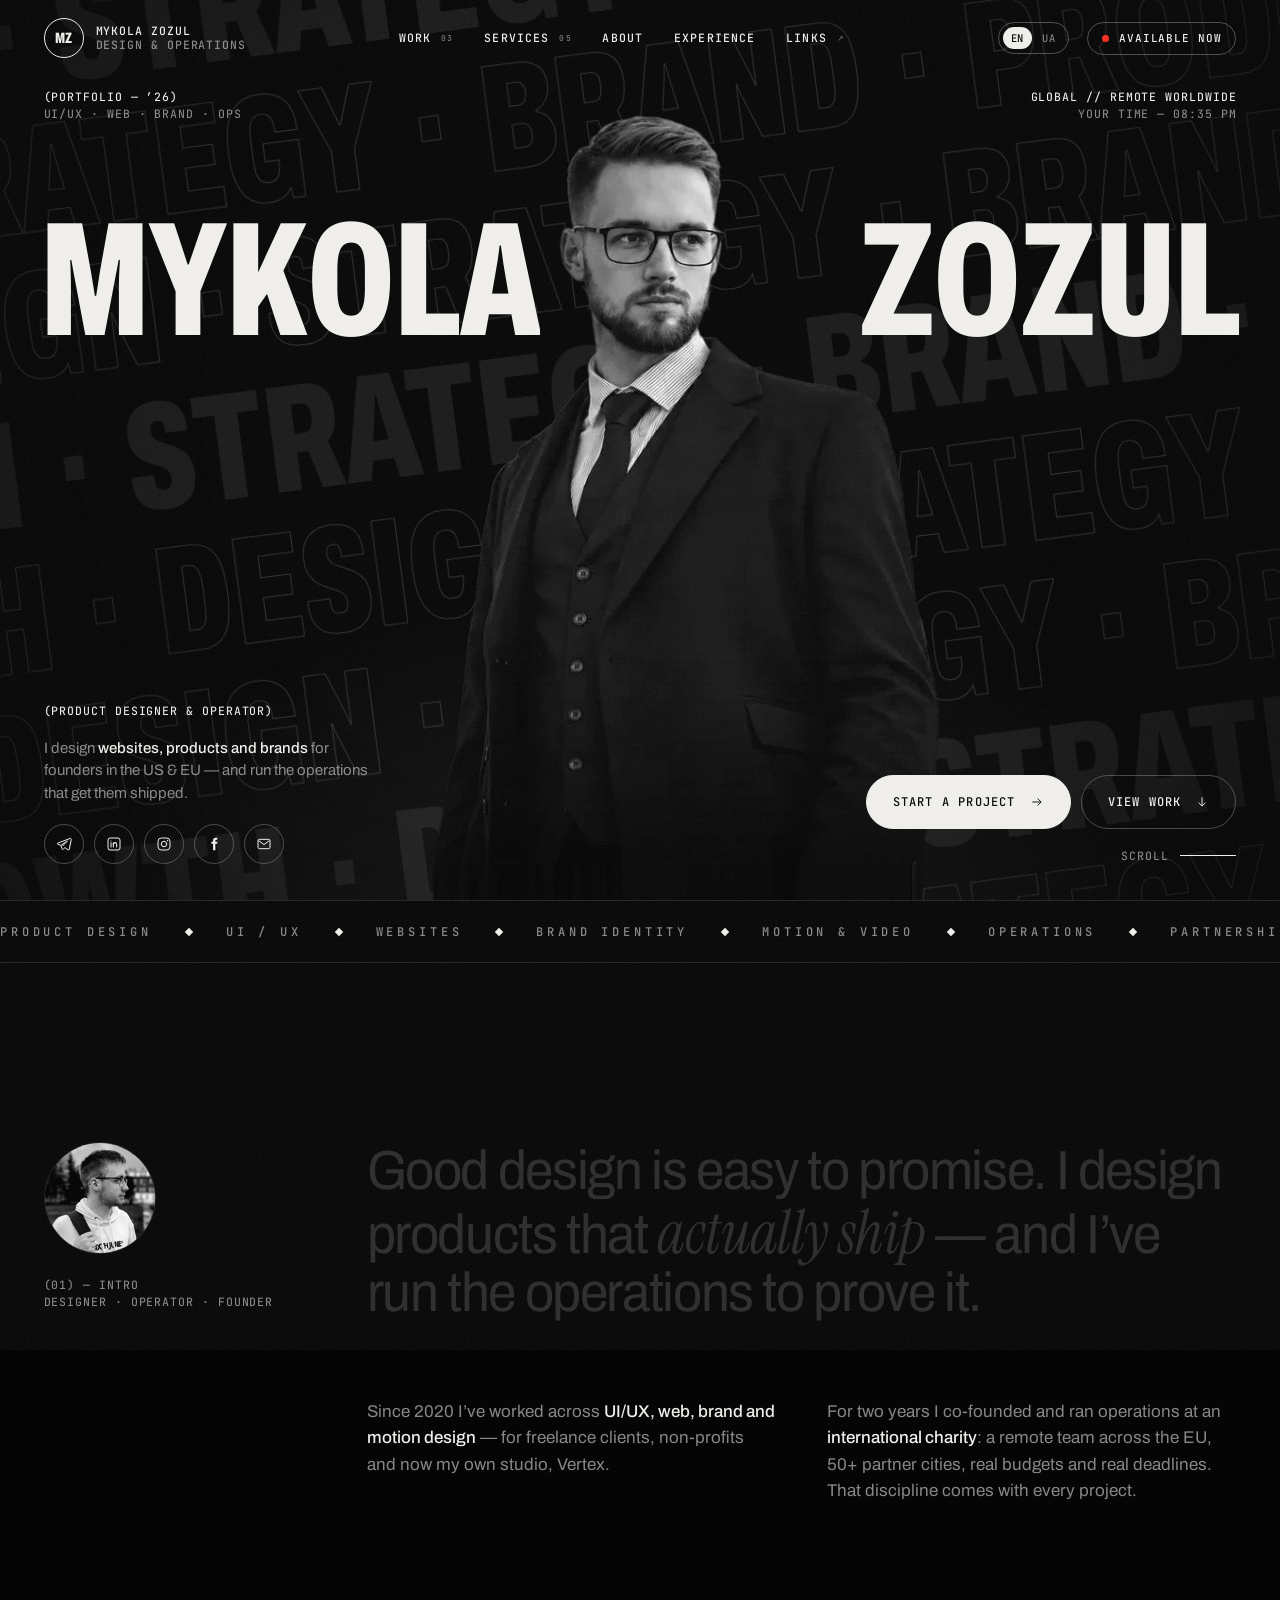
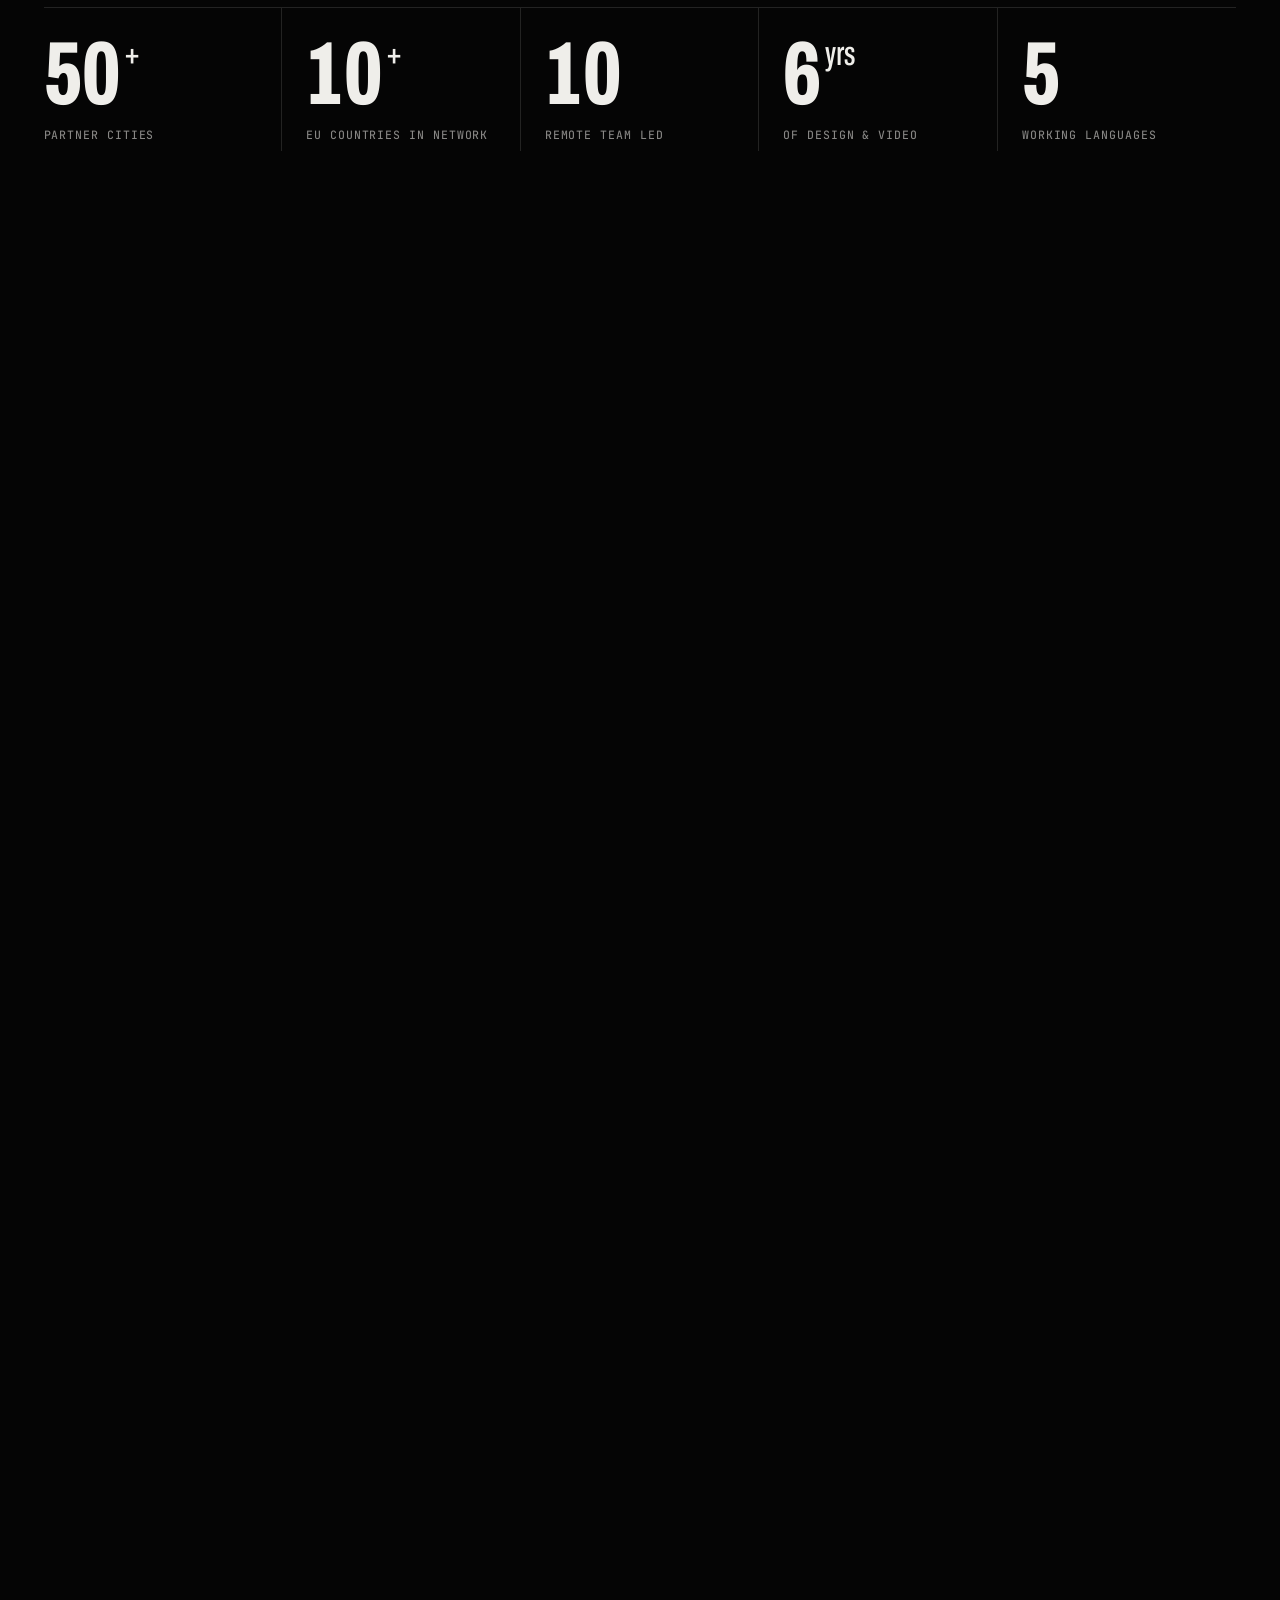
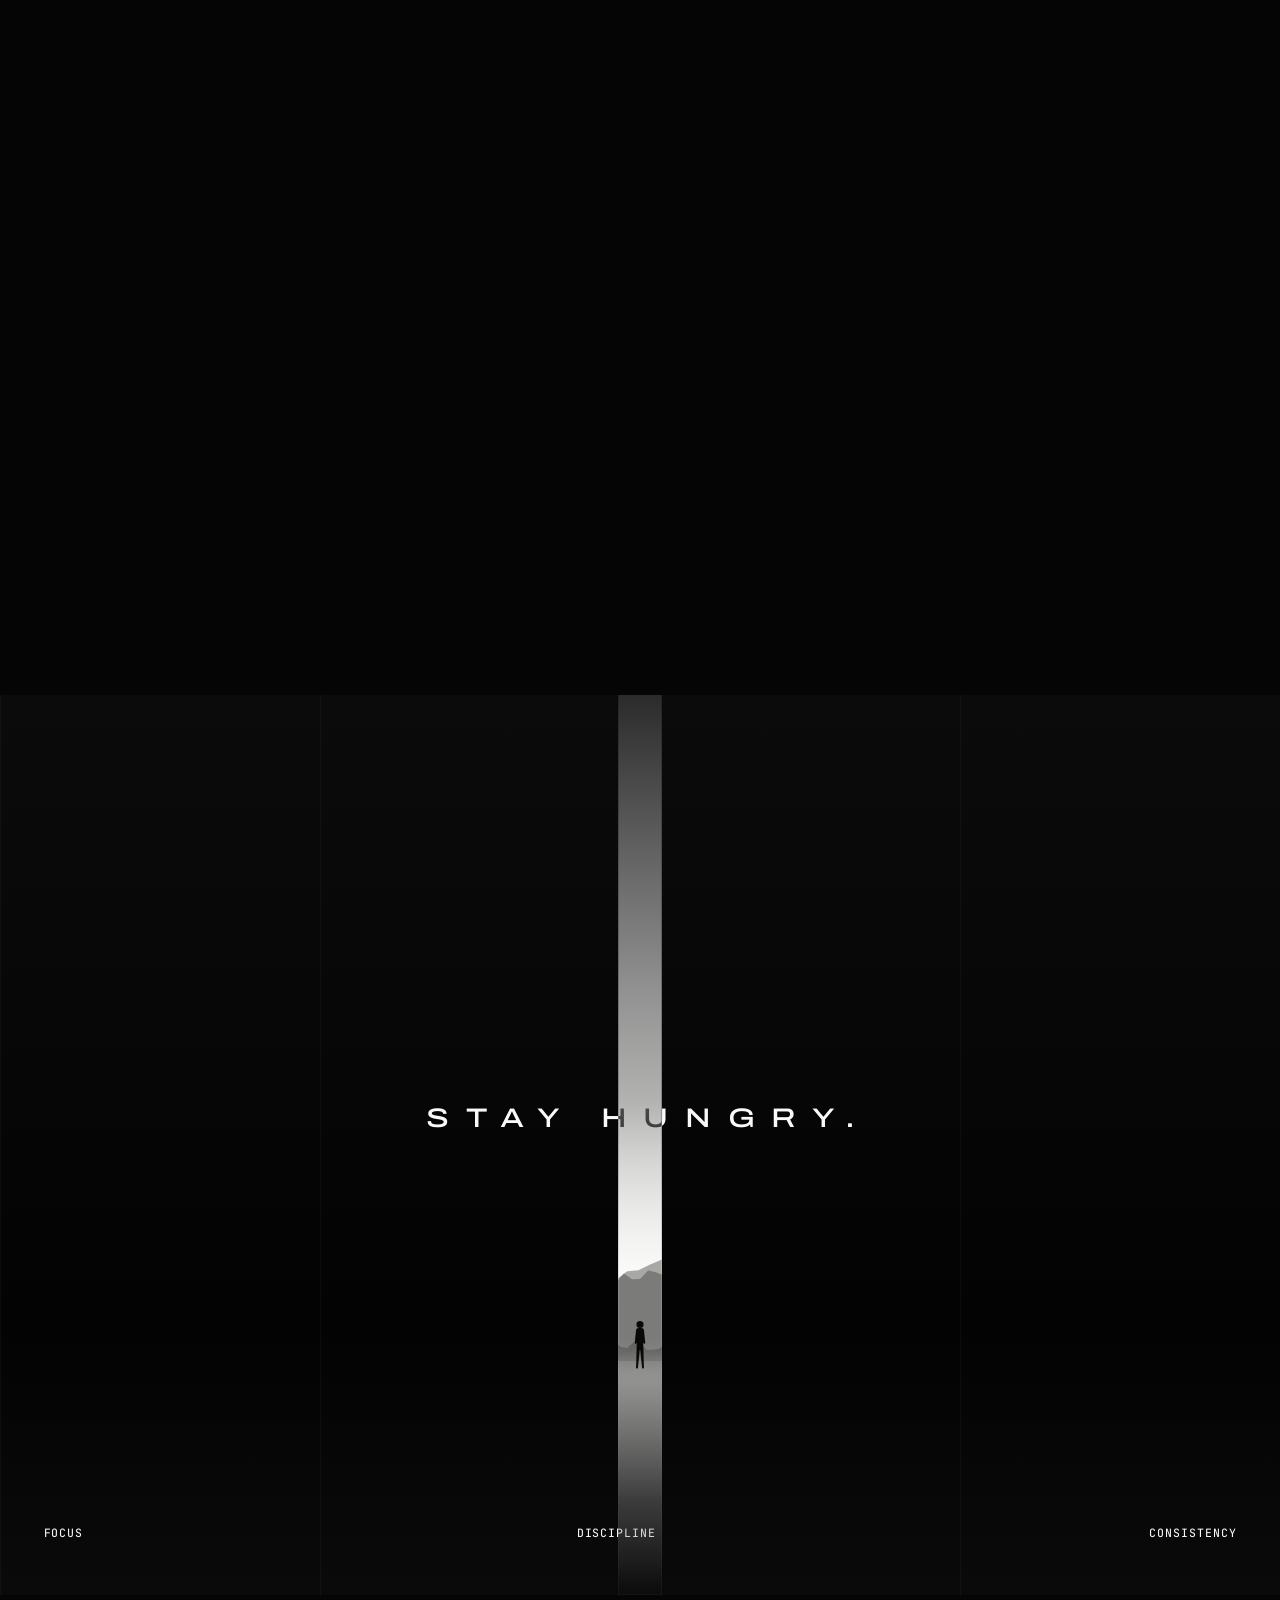
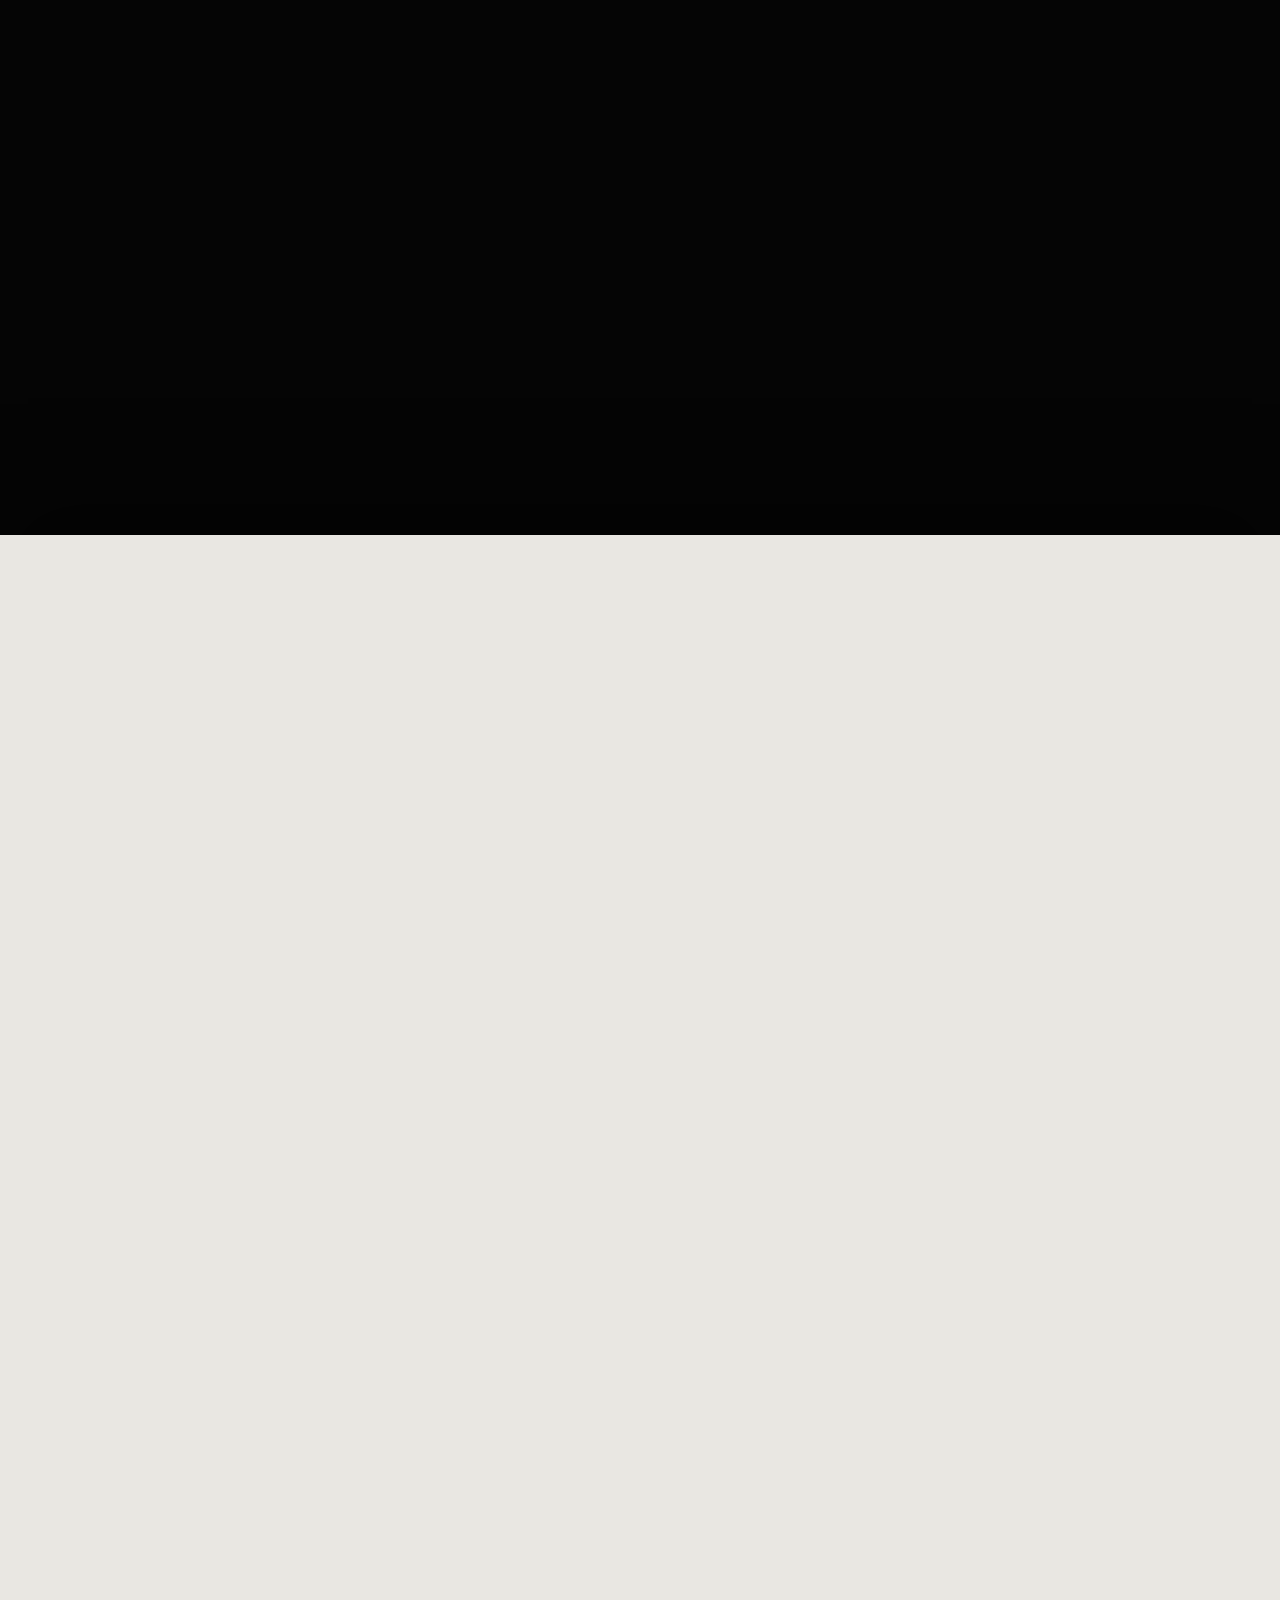
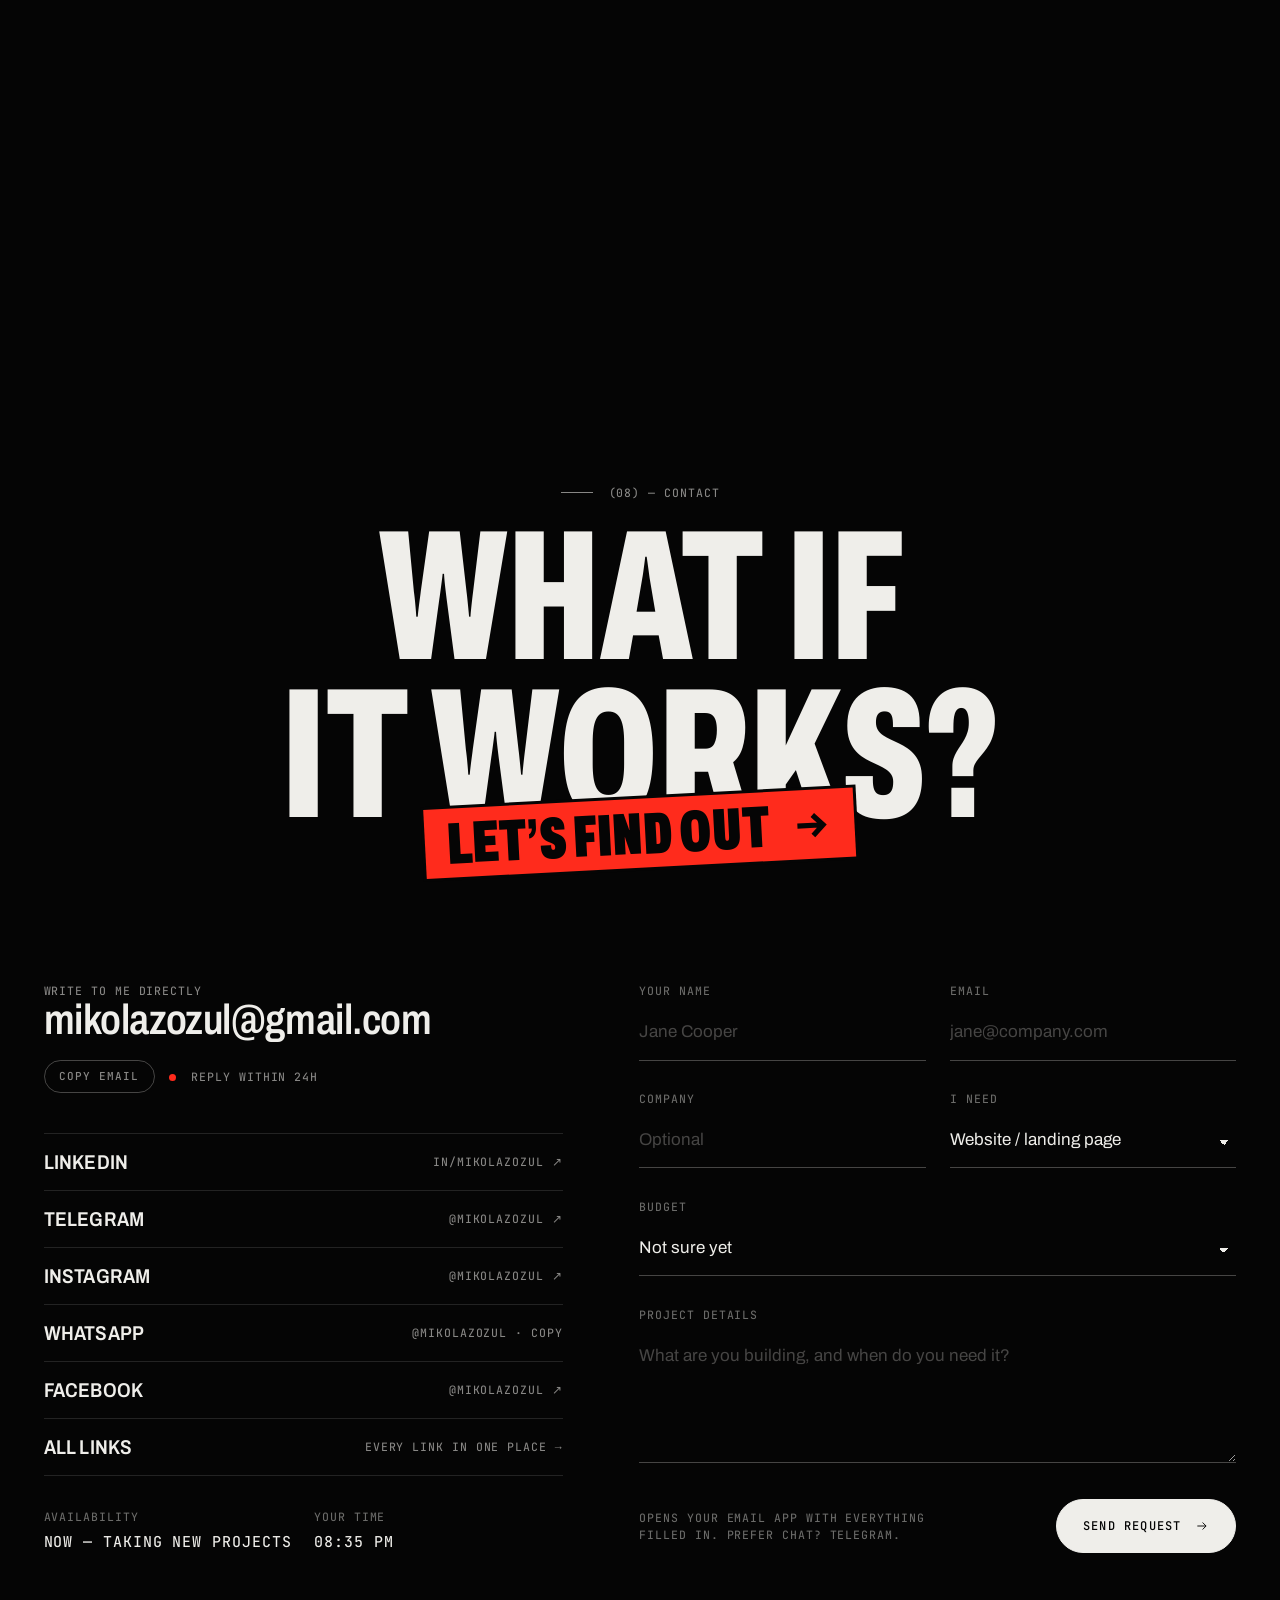
<file: index.html>
<!doctype html>
<html lang="en">
<head>
  <meta charset="utf-8">
  <meta name="viewport" content="width=device-width, initial-scale=1, viewport-fit=cover">
  <title>Mykola Zozul — Product Designer &amp; Operator | UI/UX, Web &amp; Brand Design</title>
  <meta name="description" content="Mykola Zozul — product designer and operator for startups and brands in the US and EU. UI/UX, websites, brand identity and motion, plus the operations to ship them. Founder of Vertex Studio.">
  <meta name="theme-color" content="#050505">
  <meta name="color-scheme" content="dark">
  <meta name="author" content="Mykola Zozul">
  <link rel="icon" href="/favicon.svg" type="image/svg+xml">
  <link rel="apple-touch-icon" href="/assets/img/avatar.webp">

  <meta property="og:type" content="profile">
  <meta property="og:site_name" content="Mykola Zozul">
  <meta property="og:title" content="Mykola Zozul — Product Designer & Operator">
  <meta property="og:description" content="UI/UX, websites, brand and motion design — with the operations experience to actually ship. Working with teams in the US & EU.">
  <meta property="og:image" content="/assets/img/og.jpg">
  <meta property="og:image:width" content="1200">
  <meta property="og:image:height" content="630">
  <meta property="og:image:alt" content="Mykola Zozul — product designer and operator">
  <meta property="profile:first_name" content="Mykola">
  <meta property="profile:last_name" content="Zozul">
  <meta name="twitter:card" content="summary_large_image">
  <meta name="twitter:title" content="Mykola Zozul — Product Designer & Operator">
  <meta name="twitter:description" content="UI/UX, websites, brand and motion design — with the operations experience to actually ship.">
  <meta name="twitter:image" content="/assets/img/og.jpg">

  <link rel="preload" href="/assets/fonts/archivo-var.woff2" as="font" type="font/woff2" crossorigin>
  <link rel="preload" as="image" type="image/webp" href="/assets/img/hero-suit.webp"
        imagesrcset="/assets/img/hero-suit-sm.webp 560w, /assets/img/hero-suit.webp 744w" imagesizes="(max-width: 960px) 44vh, 60vh">
  <link rel="stylesheet" href="/assets/css/style.css">
  <script>
    (function () {
      try {
        var q = new URLSearchParams(location.search).get('lang');
        if (q === 'uk' || q === 'en') localStorage.setItem('mz-lang', q);
        var l = localStorage.getItem('mz-lang') || ((navigator.languages || [navigator.language]).some(function (x) { return /^uk/i.test(x); }) ? 'uk' : 'en');
        if (l === 'uk') { var h = document.documentElement; h.lang = 'uk'; h.classList.add('i18n-pending'); setTimeout(function () { h.classList.remove('i18n-pending'); }, 1500); }
      } catch (e) {}
    })();
  </script>
  <script>
    document.documentElement.classList.add('js');
    try { if (sessionStorage.getItem('mz-seen')) document.documentElement.classList.add('no-preload'); } catch (e) {}
  </script>
  <script type="application/ld+json">
  {
    "@context": "https://schema.org",
    "@graph": [
      {
        "@type": "Person",
        "name": "Mykola Zozul",
        "jobTitle": "Product Designer & Operator",
        "description": "Product designer and operator. UI/UX, web, brand and motion design. Founder of Vertex Studio; former co-founder and Director of Operations at an international charity.",
        "email": "mailto:mikolazozul@gmail.com",
        "knowsLanguage": ["uk", "pl", "en", "ru", "de"],
        "knowsAbout": ["UI/UX design", "Product design", "Web design", "Brand identity", "Motion design", "Operations", "Partnerships"],
        "worksFor": { "@type": "Organization", "name": "Vertex Studio", "url": "https://vertex-studio-three-phi.vercel.app" },
        "sameAs": ["https://www.linkedin.com/in/mikolazozul/", "https://telegram.me/mikolazozul", "https://www.instagram.com/mikolazozul/", "https://www.facebook.com/mikolazozul"]
      }
    ]
  }
  </script>
</head>
<body>
  <a class="skip" href="#main">Skip to content</a>

  <svg width="0" height="0" style="position:absolute" aria-hidden="true">
    <symbol id="i-tg" viewBox="0 0 24 24"><path d="M21.2 3.6 2.9 10.6c-1 .4-1 1.7 0 2l4.5 1.4 1.7 5.4c.2.8 1.2 1 1.8.4l2.5-2.4 4.6 3.4c.7.5 1.7.1 1.9-.7l3-14.9c.2-1-.8-1.9-1.7-1.6Z" fill="none" stroke="currentColor" stroke-width="1.5" stroke-linejoin="round"/><path d="m7.4 14 9.6-6.6-7.2 7.7" fill="none" stroke="currentColor" stroke-width="1.5" stroke-linejoin="round"/></symbol>
    <symbol id="i-in" viewBox="0 0 24 24"><rect x="3" y="3" width="18" height="18" rx="3" fill="none" stroke="currentColor" stroke-width="1.5"/><path d="M7.5 10v6.5M7.5 7.4v.1M11 16.5V10m0 3.2c0-1.8 1-3.3 2.7-3.3 1.6 0 2.3 1.1 2.3 2.9v3.7" fill="none" stroke="currentColor" stroke-width="1.6" stroke-linecap="round"/></symbol>
    <symbol id="i-ig" viewBox="0 0 24 24"><rect x="3" y="3" width="18" height="18" rx="5" fill="none" stroke="currentColor" stroke-width="1.5"/><circle cx="12" cy="12" r="4.1" fill="none" stroke="currentColor" stroke-width="1.5"/><circle cx="17.4" cy="6.6" r="1.1" fill="currentColor"/></symbol>
    <symbol id="i-fb" viewBox="0 0 24 24"><path d="M14 8.6V6.9c0-.8.5-1.3 1.3-1.3H17V2.6h-2.6c-2.5 0-3.8 1.5-3.8 3.9v2.1H8v3.1h2.6v9.8H14v-9.8h2.7l.4-3.1H14Z" fill="currentColor"/></symbol>
    <symbol id="i-mail" viewBox="0 0 24 24"><rect x="3" y="5" width="18" height="14" rx="2" fill="none" stroke="currentColor" stroke-width="1.5"/><path d="m3.5 6.5 8.5 6.5 8.5-6.5" fill="none" stroke="currentColor" stroke-width="1.5"/></symbol>
    <symbol id="i-arrow" viewBox="0 0 24 24"><path d="M4 12h15M13 6l6 6-6 6" fill="none" stroke="currentColor" stroke-width="1.6"/></symbol>
    <symbol id="i-ne" viewBox="0 0 24 24"><path d="M7 17 17 7M8.5 7H17v8.5" fill="none" stroke="currentColor" stroke-width="1.6"/></symbol>
    <symbol id="i-down" viewBox="0 0 24 24"><path d="M12 4v15M6 13l6 6 6-6" fill="none" stroke="currentColor" stroke-width="1.6"/></symbol>
  </svg>

  <!-- Preloader: a slit of light that opens the page -->
  <div class="preloader" aria-hidden="true">
    <div class="preloader__panel preloader__panel--l"></div>
    <div class="preloader__panel preloader__panel--r"></div>
    <div class="preloader__slit"></div>
    <div class="preloader__meta">
      <span class="mono">Mykola Zozul<br><span class="mute">Portfolio — 2026</span></span>
      <span class="preloader__count" data-count-loader>000</span>
    </div>
  </div>

  <div class="grain" aria-hidden="true"></div>
  <div class="cursor" aria-hidden="true"><span>View</span></div>

  <!-- Navigation -->
  <header class="nav" data-nav>
    <div class="wrap nav__inner">
      <a class="logo" href="#top" aria-label="Mykola Zozul — home">
        <span class="logo__mark"><span>MZ</span></span>
        <span class="logo__text">Mykola Zozul<span>Design &amp; Operations</span></span>
      </a>
      <nav class="nav__links" aria-label="Primary">
        <a class="link-u" href="#work">Work<sup>03</sup></a>
        <a class="link-u" href="#services">Services<sup>05</sup></a>
        <a class="link-u" href="#about">About</a>
        <a class="link-u" href="#experience">Experience</a>
        <a class="link-u" href="/links">Links<sup>↗</sup></a>
      </nav>
      <div class="nav__right">
        <button class="lang" type="button" data-lang-switch aria-label="Switch language"><span data-l="en">EN</span><span data-l="uk">UA</span></button>
        <a class="status" href="#contact"><span class="dot"></span>Available now</a>
        <button class="burger" type="button" aria-label="Open menu" aria-expanded="false" aria-controls="menu"><span></span><span></span></button>
      </div>
    </div>
  </header>

  <div class="menu" id="menu" aria-hidden="true">
    <nav class="menu__links" aria-label="Mobile">
      <a href="#work">Work <span>01</span></a>
      <a href="#services">Services <span>02</span></a>
      <a href="#about">About <span>03</span></a>
      <a href="#experience">Experience <span>04</span></a>
      <a href="#contact">Contact <span>05</span></a>
      <a href="/links">Links <span>↗</span></a>
    </nav>
    <div class="menu__foot mono">
      <a href="mailto:mikolazozul@gmail.com">mikolazozul@gmail.com</a>
      <a href="https://www.linkedin.com/in/mikolazozul/" target="_blank" rel="noopener">LinkedIn ↗</a>
      <span class="mute"><span class="dot"></span>&nbsp; Available now</span>
      <button class="lang lang--menu" type="button" data-lang-switch aria-label="Switch language"><span data-l="en">EN</span><span data-l="uk">UA</span></button>
    </div>
  </div>

  <main id="main">

    <!-- ============================== HERO ============================== -->
    <section class="hero" id="top" aria-label="Introduction">
      <canvas class="hero__type" aria-hidden="true"></canvas>

      <h1 class="hero__name" data-hero-name>
        <span class="sr-only">Mykola Zozul — product designer and operator</span>
        <span class="hero__word" aria-hidden="true"><span class="ch" style="--i:0">M</span><span class="ch" style="--i:1">y</span><span class="ch" style="--i:2">k</span><span class="ch" style="--i:3">o</span><span class="ch" style="--i:4">l</span><span class="ch" style="--i:5">a</span></span>
        <span class="hero__word" aria-hidden="true"><span class="ch" style="--i:6">Z</span><span class="ch" style="--i:7">o</span><span class="ch" style="--i:8">z</span><span class="ch" style="--i:9">u</span><span class="ch" style="--i:10">l</span></span>
      </h1>

      <div class="hero__figure" data-hero-figure>
        <div class="hero__figure-inner">
          <img src="/assets/img/hero-suit.webp"
               srcset="/assets/img/hero-suit-sm.webp 560w, /assets/img/hero-suit.webp 744w"
               sizes="(max-width: 960px) 44vh, 60vh"
               width="744" height="1114" alt="Mykola Zozul in a dark suit, looking to the side" fetchpriority="high">
        </div>
      </div>

      <div class="hero__top">
        <div class="wrap mono">
          <span class="fade-up" style="--d:.05s">(Portfolio — ’26)<br><span class="mute">UI/UX · Web · Brand · Ops</span></span>
          <span class="fade-up" style="--d:.1s; text-align:right">Global // Remote Worldwide<br><span class="mute">Your time — <span data-clock>--:--</span></span></span>
        </div>
      </div>

      <div class="hero__bottom">
        <div class="wrap">
          <div class="hero__intro fade-up" style="--d:.2s">
            <span class="mono">(Product designer &amp; operator)</span>
            <p>I design <strong>websites, products and brands</strong> for founders in the US &amp; EU — and run the operations that get them shipped.</p>
            <div class="hero__socials">
              <a class="icon-btn" href="https://telegram.me/mikolazozul" target="_blank" rel="noopener" aria-label="Telegram"><svg><use href="#i-tg"/></svg></a>
              <a class="icon-btn" href="https://www.linkedin.com/in/mikolazozul/" target="_blank" rel="noopener" aria-label="LinkedIn"><svg><use href="#i-in"/></svg></a>
              <a class="icon-btn" href="https://www.instagram.com/mikolazozul/" target="_blank" rel="noopener" aria-label="Instagram"><svg><use href="#i-ig"/></svg></a>
              <a class="icon-btn" href="https://www.facebook.com/mikolazozul" target="_blank" rel="noopener" aria-label="Facebook"><svg><use href="#i-fb"/></svg></a>
              <a class="icon-btn" href="mailto:mikolazozul@gmail.com" aria-label="Email"><svg><use href="#i-mail"/></svg></a>
            </div>
          </div>
          <div class="hero__cta fade-up" style="--d:.3s">
            <div class="hero__cta-row">
              <a class="btn btn--solid" href="#contact">Start a project <svg class="arrow"><use href="#i-arrow"/></svg></a>
              <a class="btn" href="#work">View work <svg class="arrow"><use href="#i-down"/></svg></a>
            </div>
            <span class="scroll-cue mono">Scroll <i></i></span>
          </div>
        </div>
      </div>
    </section>

    <div class="marquee" aria-hidden="true">
      <div class="marquee__track">
        <span>Product design</span><span>UI / UX</span><span>Websites</span><span>Brand identity</span><span>Motion &amp; video</span><span>Operations</span><span>Partnerships</span><span>US &amp; EU</span>
        <span>Product design</span><span>UI / UX</span><span>Websites</span><span>Brand identity</span><span>Motion &amp; video</span><span>Operations</span><span>Partnerships</span><span>US &amp; EU</span>
      </div>
    </div>

    <!-- ============================== INTRO ============================== -->
    <section class="section" id="intro" aria-labelledby="intro-title">
      <div class="wrap">
        <div class="intro__grid">
          <div class="intro__side" data-reveal>
            <div class="intro__avatar"><img src="/assets/img/avatar.webp" width="640" height="640" alt="Portrait of Mykola Zozul" loading="lazy"></div>
            <p class="mono">(01) — Intro<br><span class="mute">Designer · Operator · Founder</span></p>
          </div>
          <div>
            <h2 class="sr-only" id="intro-title">About my approach</h2>
            <p class="manifesto" data-words>Good design is easy to promise. I design products that <span class="serif">actually ship</span> — and I’ve run the operations to prove it.</p>
            <div class="intro__cols">
              <p data-reveal>Since 2020 I’ve worked across <strong>UI/UX, web, brand and motion design</strong> — for freelance clients, non-profits and now my own studio, Vertex.</p>
              <p data-reveal style="--d:.12s">For two years I co-founded and ran operations at an <strong>international charity</strong>: a remote team across the EU, 50+ partner cities, real budgets and real deadlines. That discipline comes with every project.</p>
            </div>
          </div>
        </div>

        <div class="stats" role="list">
          <div class="stat" role="listitem" data-reveal><div class="stat__num"><span data-count="50">0</span><sup>+</sup></div><p class="stat__label mono">Partner cities</p></div>
          <div class="stat" role="listitem" data-reveal style="--d:.08s"><div class="stat__num"><span data-count="10">0</span><sup>+</sup></div><p class="stat__label mono">EU countries in network</p></div>
          <div class="stat" role="listitem" data-reveal style="--d:.16s"><div class="stat__num"><span data-count="10">0</span></div><p class="stat__label mono">Remote team led</p></div>
          <div class="stat" role="listitem" data-reveal style="--d:.24s"><div class="stat__num"><span data-count="6">0</span><sup>yrs</sup></div><p class="stat__label mono">Of design &amp; video</p></div>
          <div class="stat" role="listitem" data-reveal style="--d:.32s"><div class="stat__num"><span data-count="5">0</span></div><p class="stat__label mono">Working languages</p></div>
        </div>
      </div>
    </section>

    <!-- ============================== WORK ============================== -->
    <section class="section" id="work" aria-labelledby="work-title" style="padding-top:0">
      <div class="wrap">
        <header class="sh">
          <div>
            <p class="sh__label mono">(02) — Selected work</p>
            <h2 class="sh__title" id="work-title" data-reveal-lines>
              <span class="line-mask"><span>Selected</span></span>
              <span class="line-mask"><span class="outline">Work</span></span>
            </h2>
          </div>
          <p class="sh__aside" data-reveal>A studio I’m building, an organisation I helped scale, and the design work in between.<br><span class="mono">2020 — 2026</span></p>
        </header>

        <!-- 01 Vertex Studio -->
        <article class="case" aria-labelledby="case-vertex">
          <a class="case__media" href="https://vertex-studio-three-phi.vercel.app" target="_blank" rel="noopener" data-cursor="view" data-tilt data-reveal="clip" aria-label="Open Vertex Studio live website">
            <div class="case__media-inner">
              <img src="/assets/img/work-vertex.webp" width="1376" height="768" alt="Vertex Studio website, UI wireframes and typography system" loading="lazy">
            </div>
            <span class="case__badge mono"><span class="dot"></span>Now building</span>
          </a>
          <div class="case__body" data-reveal>
            <div class="case__index mono"><span>01 / 03</span><span>2026 — Now</span></div>
            <h3 class="case__title" id="case-vertex">Vertex<br>Studio</h3>
            <p class="case__kicker">A web &amp; AI studio for businesses that want to look world-class online.</p>
            <p class="case__text">My current focus. Vertex designs and builds fast, premium websites, web platforms and AI-powered tools — from strategy and design to launch. I lead creative direction, UI/UX and client relationships.</p>
            <dl class="case__meta">
              <div><dt class="mono">Role</dt><dd>Founder · Creative lead</dd></div>
              <div><dt class="mono">Clients</dt><dd>Worldwide · remote</dd></div>
              <div><dt class="mono">Services</dt><dd>Web design, development, 3D / WebGL, AI</dd></div>
              <div><dt class="mono">Typical launch</dt><dd>2–3 weeks</dd></div>
            </dl>
            <div class="case__actions">
              <a class="btn btn--solid" href="https://vertex-studio-three-phi.vercel.app" target="_blank" rel="noopener" data-magnetic>Visit live site <svg class="arrow arrow--ne"><use href="#i-ne"/></svg></a>
            </div>
          </div>
        </article>

        <!-- 02 Not Indifferent Squad -->
        <article class="case case--map" aria-labelledby="case-nis">
          <div class="case__media map" data-map data-reveal role="img" aria-label="Illustrative map of a partner network across Europe and the largest US cities">
            <div class="map__stamp mono"><b>50+</b>Partner cities</div>
            <div class="map__legend mono"><span>Illustrative partner network</span><span>Europe &amp; USA · 3 companies</span></div>
          </div>
          <div class="case__body" data-reveal>
            <div class="case__index mono"><span>02 / 03</span><span>2025 — 2026</span></div>
            <div class="case__left">
              <h3 class="case__title" id="case-nis">Not Indifferent<br>Squad</h3>
              <p class="case__kicker">Co-founder &amp; Director of Operations and Partner Relations at an international charity.</p>
            </div>
            <div class="case__right">
            <p class="case__text">I built the operational backbone of a humanitarian organisation: a remote team of 10 across EU countries and partnerships with 50+ cities in 10+ European countries, the largest cities in the US and 3 companies — delivering funding, equipment, transport and food to children’s centres and the Armed Forces of Ukraine.</p>
            <dl class="case__meta">
              <div><dt class="mono">Team</dt><dd>10 people · fully remote</dd></div>
              <div><dt class="mono">Network</dt><dd>50+ cities · Europe &amp; USA</dd></div>
              <div><dt class="mono">Owned</dt><dd>Expansion, recruitment, partners</dd></div>
              <div><dt class="mono">Also</dt><dd>Banking, bookkeeping, reporting</dd></div>
            </dl>
            <div class="tags"><span class="tag">Operations</span><span class="tag">Partnerships</span><span class="tag">Remote leadership</span><span class="tag">Strategy</span><span class="tag">Reporting</span></div>
            </div>
          </div>
        </article>

        <!-- 03 EnglishFlow -->
        <article class="case" aria-labelledby="case-ef">
          <div class="case__media" data-tilt data-reveal="clip">
            <div class="case__media-inner">
              <img src="/assets/img/work-englishflow.webp" width="1376" height="768" alt="EnglishFlow dashboard with Notion sync and spaced-repetition flashcards" loading="lazy">
            </div>
            <span class="case__badge mono">Product concept</span>
          </div>
          <div class="case__body" data-reveal>
            <div class="case__index mono"><span>03 / 03</span><span>2025</span></div>
            <h3 class="case__title" id="case-ef" data-i18n-skip>English<br>Flow</h3>
            <p class="case__kicker">A learning product that turns your Notion vocabulary into a daily habit.</p>
            <p class="case__text">Product concept, UX and interface design for a spaced-repetition hub: Notion database sync, flashcards, streaks and progress tracking — designed so that ten minutes a day feels effortless.</p>
            <dl class="case__meta">
              <div><dt class="mono">Role</dt><dd>Product design · UX / UI</dd></div>
              <div><dt class="mono">Type</dt><dd>SaaS web app</dd></div>
              <div><dt class="mono">Features</dt><dd>Notion sync, flashcards, streaks</dd></div>
              <div><dt class="mono">Tools</dt><dd>Figma, Notion, AI tools</dd></div>
            </dl>
          </div>
        </article>

      </div>
    </section>

    <!-- ============================== SLIT INTERLUDE ============================== -->
    <section class="slit" data-slit aria-label="Stay hungry">
      <div class="slit__stage">
        <div class="slit__walls" aria-hidden="true"></div>
        <div class="slit__window" aria-hidden="true">
          <div class="slit__sky"></div>
          <svg class="slit__mountains" viewBox="0 0 1600 200" preserveAspectRatio="none" data-mountains></svg>
          <div class="slit__floor"></div>
          <svg class="slit__walker" viewBox="0 0 20 60" data-walker><circle cx="10" cy="5.5" r="4.3"/><path d="M5.2 12.5c0-1.7 1.3-2.8 2.8-2.8h4c1.5 0 2.8 1.1 2.8 2.8l1.6 15.2c.1 1-.9 1.5-1.6.9l-.9-.9.9 30.2c0 1.1-1.9 1.4-2.3.3L10.3 36h-.6L7.5 58.2c-.3 1.1-2.3.8-2.3-.3l.9-30.2-.9.9c-.7.6-1.7.1-1.6-.9Z"/></svg>
        </div>
        <p class="slit__text"><span class="spaced">Stay hungry.</span></p>
        <div class="slit__sub mono" aria-hidden="true"><span>Focus</span><span>Discipline</span><span>Consistency</span></div>
      </div>
    </section>

    <!-- ============================== LIGHT AREA ============================== -->
    <div class="is-light" data-nav-theme="dark">
      <section class="section" id="services" aria-labelledby="services-title" style="padding-top:clamp(40px,6vw,90px)">
        <div class="wrap">
          <header class="sh">
            <div>
              <p class="sh__label mono">(03) — Services</p>
              <h2 class="sh__title" id="services-title" data-reveal-lines>
                <span class="line-mask"><span>Design</span></span>
                <span class="line-mask"><span class="outline">&amp; Build</span></span>
              </h2>
            </div>
            <p class="sh__aside" data-reveal>One partner for design, build and the operations around it — no agency layers, no handoff gaps.</p>
          </header>

          <div class="services">
            <article class="svc" data-reveal>
              <span class="svc__n">01</span>
              <h3 class="svc__title">Product &amp; UI/UX design<em>Interfaces people get in seconds.</em></h3>
              <p class="svc__desc">Web and mobile apps, dashboards and SaaS products. I map the problem and the flows, then design clear, consistent interfaces that developers can build without guessing.</p>
              <ul class="svc__list"><li>UX audit</li><li>User flows &amp; wireframes</li><li>High-fidelity UI</li><li>Clickable prototypes</li><li>Design systems</li></ul>
            </article>
            <article class="svc" data-reveal>
              <span class="svc__n">02</span>
              <h3 class="svc__title">Websites &amp; landing pages<em>Premium, fast, built to convert.</em></h3>
              <p class="svc__desc">Marketing sites and landing pages, designed and developed with my studio Vertex — strategy, structure, motion and 3D when it helps you sell.</p>
              <ul class="svc__list"><li>Strategy &amp; structure</li><li>Web design</li><li>Development</li><li>Motion &amp; 3D / WebGL</li><li>SEO &amp; analytics</li></ul>
            </article>
            <article class="svc" data-reveal>
              <span class="svc__n">03</span>
              <h3 class="svc__title">Brand &amp; visual identity<em>Look established from day one.</em></h3>
              <p class="svc__desc">Logos, visual systems and the assets you use every day — from investor and sales decks to social media templates.</p>
              <ul class="svc__list"><li>Logo &amp; identity</li><li>Brand guidelines</li><li>Pitch decks &amp; presentations</li><li>Social media kits</li></ul>
            </article>
            <article class="svc" data-reveal>
              <span class="svc__n">04</span>
              <h3 class="svc__title">Motion &amp; video<em>Content that stops the scroll.</em></h3>
              <p class="svc__desc">Short-form edits, motion graphics and product promos for launches, ads and social channels — in Premiere Pro, After Effects and AI tools.</p>
              <ul class="svc__list"><li>Video editing</li><li>Motion graphics</li><li>Product promos</li><li>AI-assisted content</li></ul>
            </article>
            <article class="svc" data-reveal>
              <span class="svc__n">05</span>
              <h3 class="svc__title">Operations &amp; partnerships<em>A founder’s right hand.</em></h3>
              <p class="svc__desc">Fractional operations for early-stage teams: processes, remote team coordination, partner outreach and reporting — the work I did every day as a director of operations.</p>
              <ul class="svc__list"><li>Processes in Notion</li><li>Remote team management</li><li>Partner &amp; vendor relations</li><li>Hiring &amp; onboarding</li><li>Reporting</li></ul>
            </article>
          </div>

          <div class="models">
            <article class="model" data-reveal>
              <span class="model__hatch hatch" aria-hidden="true"></span>
              <div class="model__top mono"><span>Model 01</span><span>Fixed scope</span></div>
              <h3 class="model__name">Sprint</h3>
              <p class="model__price">Price on request</p>
              <p class="model__text">Fixed scope, fixed price, fast. Ideal for a landing page, a product UI or a brand kit.</p>
              <ul class="model__list"><li>1–4 weeks</li><li>50% upfront · 50% on delivery</li><li>2 revision rounds</li><li>All source files included</li></ul>
              <a class="btn" href="#contact" data-plan="Sprint">Book a sprint <svg class="arrow"><use href="#i-arrow"/></svg></a>
            </article>
            <article class="model model--feature" data-reveal style="--d:.1s">
              <div class="model__top mono"><span>Model 02</span><span><span class="dot"></span>&nbsp; Most chosen</span></div>
              <h3 class="model__name">Retainer</h3>
              <p class="model__price">Price on request</p>
              <p class="model__text">A dedicated design &amp; operations partner on a monthly plan. Priority turnaround and continuous improvement.</p>
              <ul class="model__list"><li>Weekly priorities &amp; check-ins</li><li>Async updates — Loom, Notion, Slack</li><li>Priority response</li><li>Pause or cancel monthly</li></ul>
              <a class="btn" href="#contact" data-plan="Retainer">Start a retainer <svg class="arrow"><use href="#i-arrow"/></svg></a>
            </article>
            <article class="model" data-reveal style="--d:.2s">
              <div class="model__top mono"><span>Model 03</span><span>Long term</span></div>
              <h3 class="model__name">Join your team</h3>
              <p class="model__price">full-time or contract</p>
              <p class="model__text">Open to remote roles: Product Designer, Design Lead, Operations Lead or Chief of Staff.</p>
              <ul class="model__list"><li>Remote · US &amp; EU time zones</li><li>Contract or full-time — flexible setup</li><li>Available to start now</li></ul>
              <a class="btn" href="#contact" data-plan="Full-time / contract role">Discuss a role <svg class="arrow"><use href="#i-arrow"/></svg></a>
            </article>
          </div>
          <p class="note mono">Every project is quoted individually · Fixed quote within 24h of a free 30-minute call · Pay via Wise, PayPal, Upwork or Contra</p>
        </div>
      </section>

      <section class="section section--tight" id="process" aria-labelledby="process-title" style="padding-top:0">
        <div class="wrap">
          <header class="sh">
            <div>
              <p class="sh__label mono">(04) — Process</p>
              <h2 class="sh__title" id="process-title" data-reveal-lines>
                <span class="line-mask"><span>How it</span></span>
                <span class="line-mask"><span class="outline">works</span></span>
              </h2>
            </div>
            <p class="sh__aside" data-reveal>Clear steps, fixed checkpoints, no surprises. You always know what happens next — and when.</p>
          </header>
          <ol class="process" data-process>
            <span class="process__line" aria-hidden="true"></span>
            <li class="step"><div class="step__dot"></div><p class="step__n mono">Step 01</p><h3 class="step__title">Discovery</h3><p class="step__text">A free 30-minute call: goals, audience, constraints. You get a clear plan and a fixed quote within 24 hours.</p><span class="step__time mono">Day 1</span></li>
            <li class="step"><div class="step__dot"></div><p class="step__n mono">Step 02</p><h3 class="step__title">Strategy &amp; design</h3><p class="step__text">Structure, wireframes and visual direction. Weekly check-ins and async updates, so you never have to chase.</p><span class="step__time mono">Week 1–2</span></li>
            <li class="step"><div class="step__dot"></div><p class="step__n mono">Step 03</p><h3 class="step__title">Build &amp; refine</h3><p class="step__text">Development, motion and content. Two rounds of revisions included — decisions documented, nothing lost.</p><span class="step__time mono">Week 2–3</span></li>
            <li class="step"><div class="step__dot"></div><p class="step__n mono">Step 04</p><h3 class="step__title">Launch &amp; support</h3><p class="step__text">Deploy, handover and analytics. 14 days of support after launch, and every file and account belongs to you.</p><span class="step__time mono">Launch +14 days</span></li>
          </ol>
        </div>
      </section>
    </div>

    <!-- ============================== ABOUT ============================== -->
    <section class="section" id="about" aria-labelledby="about-title">
      <div class="wrap">
        <div class="about__grid">
          <div class="tri" data-reveal data-tri>
            <div class="tri__photo"><img src="/assets/img/peak.webp" width="900" height="1350" alt="A rocky mountain peak rising out of the clouds, a lone hiker on the ridge below" loading="lazy"></div>
            <svg viewBox="0 0 100 106" preserveAspectRatio="none" aria-hidden="true">
              <polygon points="0,6 100,6 50,100"/>
              <polygon points="0,14 100,14 50,106" style="opacity:.55"/>
            </svg>
            <p class="tri__caption mono">Focus · Discipline · <br>Consistency<br><a class="mute tri__credit" href="https://unsplash.com/photos/gray-mountain-during-daytime-photo-3i5PHVp1Fkw" target="_blank" rel="noopener">Photo — M. Morosinotto / Unsplash</a></p>
          </div>

          <div class="about__copy">
            <p class="sh__label mono">(05) — About</p>
            <h2 id="about-title" data-reveal-lines>
              <span class="line-mask"><span>Hi, I’m Mykola</span></span>
              <span class="line-mask"><span class="serif">— nice to meet you.</span></span>
            </h2>
            <p class="about__lead" data-reveal>A product designer and operator working remotely with teams across Europe and the US.</p>
            <p class="about__text" data-reveal>I started with video editing and motion in 2020, moved into UI/UX and graphic design, and studied Software Engineering along the way — so I design with how things get built in mind.</p>
            <p class="about__text" data-reveal>Then I co-founded a charity and spent two years running its operations: partners, logistics, money, people. It taught me what many designers never see — budgets, deadlines and the real cost of unclear decisions. Today I bring both sides to every project.</p>

            <dl class="facts" data-reveal>
              <div class="fact"><dt class="mono">Location</dt><dd>Global // Remote Worldwide <span>· open to relocation</span></dd></div>
              <div class="fact"><dt class="mono">Languages</dt><dd>English <span>(working, improving daily)</span> · Polish <span>(B1)</span> · Ukrainian <span>(fluent)</span> · Russian <span>(fluent)</span> · German <span>(A1)</span></dd></div>
              <div class="fact"><dt class="mono">Education</dt><dd>Software Engineering <span>· BSc studies, 2021 — 2024</span></dd></div>
              <div class="fact"><dt class="mono">Toolkit</dt><dd><ul class="chips"><li>Figma</li><li>Photoshop</li><li>Premiere Pro</li><li>After Effects</li><li>AI tools</li><li>Notion</li><li>MS Office</li><li>HTML / CSS / JS</li></ul></dd></div>
              <div class="fact"><dt class="mono">Strengths</dt><dd>Team leadership, strategic planning, partner relations, negotiations, project coordination, financial reporting, onboarding</dd></div>
            </dl>
          </div>
        </div>

        <div class="strips" data-strips data-reveal="clip" aria-hidden="true">
          <div class="strips__s" style="--i:0"><img src="/assets/img/global.webp" alt="" loading="lazy"></div>
          <div class="strips__s" style="--i:1"><img src="/assets/img/global.webp" alt="" loading="lazy"></div>
          <div class="strips__s" style="--i:2"><img src="/assets/img/global.webp" alt="" loading="lazy"></div>
          <div class="strips__s" style="--i:3"><img src="/assets/img/global.webp" alt="" loading="lazy"></div>
        </div>
        <p class="strips-cap mono"><span>Earth at night</span><span>Photo — NASA / Unsplash</span></p>
        <div class="strips-title" data-reveal>
          <h3 class="spaced">Global</h3>
          <p class="mono">Remote worldwide. Wherever the work is.</p>
        </div>

      </div>
    </section>

    <!-- ============================== EXPERIENCE ============================== -->
    <section class="section" id="experience" aria-labelledby="xp-title" style="padding-top:0">
      <div class="wrap">
        <header class="sh">
          <div>
            <p class="sh__label mono">(06) — Experience</p>
            <h2 class="sh__title" id="xp-title" data-reveal-lines>
              <span class="line-mask"><span>Track</span></span>
              <span class="line-mask"><span class="outline">record</span></span>
            </h2>
          </div>
          <p class="sh__aside" data-reveal>Design since 2020. Operations at scale since 2025. One direction: forward.</p>
        </header>

        <div class="xp">
          <article class="xp__item xp__item--now" data-reveal>
            <p class="xp__years"><b>2026 — Now</b>Remote</p>
            <div><h3 class="xp__role">Founder &amp; Creative Lead</h3><p class="xp__org">Vertex Studio — web &amp; AI studio</p></div>
            <div class="xp__body"><ul><li>Lead creative direction, UI/UX and client relationships for websites and web platforms.</li><li>Build premium, fast sites with motion, 3D / WebGL and AI-powered features.</li></ul></div>
          </article>
          <article class="xp__item" data-reveal>
            <p class="xp__years"><b>2025 — 2026</b>EU · remote · 2 years</p>
            <div><h3 class="xp__role">Co-founder, Director of Operations &amp; Partner Relations</h3><p class="xp__org">Not Indifferent Squad — international charity</p></div>
            <div class="xp__body"><ul>
              <li>Led a remote team of <strong>10 across EU countries</strong>.</li>
              <li>Built partnerships with <strong>50+ cities in 10+ European countries</strong>, <strong>the largest US cities</strong> and <strong>3 companies</strong> to provide funding, equipment, transport and food as humanitarian aid.</li>
              <li>Developed expansion and volunteer recruitment strategies.</li>
              <li>Managed banking, bookkeeping and reporting.</li>
            </ul></div>
          </article>
          <article class="xp__item" data-reveal>
            <p class="xp__years"><b>2023 — 2024</b>Remote</p>
            <div><h3 class="xp__role">Graphic Designer</h3><p class="xp__org">Shliakh Volontera — volunteer</p></div>
            <div class="xp__body"><ul><li>Created graphic materials for the organisation’s campaigns and social channels.</li></ul></div>
          </article>
          <article class="xp__item" data-reveal>
            <p class="xp__years"><b>2022 — 2024</b>Remote</p>
            <div><h3 class="xp__role">UI/UX &amp; Graphic Designer</h3><p class="xp__org">Freelance</p></div>
            <div class="xp__body"><ul><li>Custom UI/UX for web and mobile applications.</li><li>Presentations, logos and other graphic design for clients.</li></ul></div>
          </article>
          <article class="xp__item" data-reveal>
            <p class="xp__years"><b>2020 — 2021</b>Remote</p>
            <div><h3 class="xp__role">Video Editor &amp; Motion Designer</h3><p class="xp__org">Social media &amp; website layout</p></div>
            <div class="xp__body"><ul><li>Video editing, motion design and content creation for social media channels.</li><li>Website layouts. KinoMaster, Premiere Pro, After Effects.</li></ul></div>
          </article>
          <article class="xp__item" data-reveal>
            <p class="xp__years"><b>2021 — 2024</b>Education</p>
            <div><h3 class="xp__role">Software Engineering</h3><p class="xp__org">Bachelor of Science studies</p></div>
            <div class="xp__body"><ul><li>Programming fundamentals, algorithms and software development — the technical base behind my design and web work.</li></ul></div>
          </article>
        </div>
        <div class="xp__foot">
          <p class="mono">Full CV and references on request</p>
          <a class="btn" href="mailto:mikolazozul@gmail.com?subject=CV%20request" data-magnetic>Request CV <svg class="arrow"><use href="#i-arrow"/></svg></a>
        </div>
      </div>
    </section>

    <!-- ============================== WHY ============================== -->
    <section class="section" id="why" aria-labelledby="why-title" style="padding-top:0">
      <div class="wrap">
        <header class="sh">
          <div>
            <p class="sh__label mono">(07) — Working together</p>
            <h2 class="sh__title" id="why-title" data-reveal-lines>
              <span class="line-mask"><span>Built for</span></span>
              <span class="line-mask"><span class="outline">remote</span></span>
            </h2>
          </div>
          <p class="sh__aside" data-reveal>Set up to work with founders and teams in the United States and Europe — without friction.</p>
        </header>
        <div class="why" data-glow>
          <div class="why__cell" data-reveal><p class="why__k mono"><span>01</span><span>Time zone</span></p><p class="why__big">EU + US</p><p class="why__text">Flexible hours: live overlap with the EU workday and US East Coast mornings; async-first for the West Coast.</p></div>
          <div class="why__cell" data-reveal style="--d:.06s"><p class="why__k mono"><span>02</span><span>Response</span></p><p class="why__big">&lt;24h</p><p class="why__text">A reply within one business day, and weekly progress updates — you never have to chase.</p></div>
          <div class="why__cell" data-reveal style="--d:.12s"><p class="why__k mono"><span>03</span><span>Hiring</span></p><p class="why__big">Simple</p><p class="why__text">Hire me directly — written agreement, invoice via Wise or PayPal in EUR or USD — or through Upwork / Contra if you prefer platform protection.</p></div>
          <div class="why__cell" data-reveal style="--d:.18s"><p class="why__k mono"><span>04</span><span>Ownership</span></p><p class="why__big">100%</p><p class="why__text">You own every file, line of code and account. No lock-in, clean handover.</p></div>
        </div>
      </div>
    </section>

    <!-- ============================== CONTACT ============================== -->
    <section class="section contact" id="contact" aria-labelledby="contact-title">
      <div class="wrap">
        <div class="contact__head" data-reveal-lines>
          <p class="sh__label mono" style="justify-content:center">(08) — Contact</p>
          <h2 class="contact__title" id="contact-title">
            <span class="line-mask"><span>What if</span></span>
            <span class="line-mask"><span>it works?</span></span>
          </h2>
          <div class="redbar" aria-hidden="true">Let’s find out <svg viewBox="0 0 24 24"><path d="M4 12h15M13 6l6 6-6 6" fill="none" stroke="currentColor" stroke-width="3"/></svg></div>
        </div>

        <div class="contact__grid">
          <div data-reveal>
            <p class="mono mute">Write to me directly</p>
            <a class="contact__mail link-u" href="mailto:mikolazozul@gmail.com" data-cursor="link">mikolazozul@gmail.com</a>
            <div class="contact__mail-row">
              <button class="copy" type="button" data-copy="mikolazozul@gmail.com">Copy email</button>
              <span class="mono mute"><span class="dot"></span>&nbsp; Reply within 24h</span>
            </div>
            <div class="channels">
              <a class="channel" href="https://www.linkedin.com/in/mikolazozul/" target="_blank" rel="noopener"><b>LinkedIn</b><span class="mono">in/mikolazozul ↗</span></a>
              <a class="channel" href="https://telegram.me/mikolazozul" target="_blank" rel="noopener"><b>Telegram</b><span class="mono">@mikolazozul ↗</span></a>
              <a class="channel" href="https://www.instagram.com/mikolazozul/" target="_blank" rel="noopener"><b>Instagram</b><span class="mono">@mikolazozul ↗</span></a>
              <button class="channel" type="button" data-copy="mikolazozul" data-copy-done="Username copied ✓"><b>WhatsApp</b><span class="mono" data-copy-label>@mikolazozul · copy</span></button>
              <a class="channel" href="https://www.facebook.com/mikolazozul" target="_blank" rel="noopener"><b>Facebook</b><span class="mono">@mikolazozul ↗</span></a>
              <a class="channel" href="/links"><b>All links</b><span class="mono">Every link in one place →</span></a>
            </div>
            <dl class="contact__info mono">
              <div><dt>Availability</dt><dd>Now — taking new projects</dd></div>
              <div><dt>Your time</dt><dd><span data-clock>--:--</span></dd></div>
            </dl>
          </div>

          <form class="form" data-form data-reveal style="--d:.1s" novalidate>
            <div class="field"><label class="mono" for="f-name">Your name</label><input id="f-name" name="name" type="text" autocomplete="name" placeholder="Jane Cooper" required></div>
            <div class="field"><label class="mono" for="f-email">Email</label><input id="f-email" name="email" type="email" autocomplete="email" placeholder="jane@company.com" required></div>
            <div class="field"><label class="mono" for="f-company">Company</label><input id="f-company" name="company" type="text" autocomplete="organization" placeholder="Optional"></div>
            <div class="field"><label class="mono" for="f-type">I need</label>
              <select id="f-type" name="type">
                <option value="Website / landing page">Website / landing page</option>
                <option value="Product UI/UX design">Product UI/UX design</option>
                <option value="Brand identity">Brand identity</option>
                <option value="Motion &amp; video">Motion &amp; video</option>
                <option value="Operations support">Operations support</option>
                <option value="Full-time / contract role">Full-time / contract role</option>
                <option value="Something else">Something else</option>
              </select>
            </div>
            <div class="field field--full"><label class="mono" for="f-budget">Budget</label>
              <select id="f-budget" name="budget">
                <option value="Not sure yet">Not sure yet</option>
                <option value="Under €1,000">Under €1,000</option>
                <option value="€1,000 – €3,000">€1,000 – €3,000</option>
                <option value="€3,000 – €7,000">€3,000 – €7,000</option>
                <option value="€7,000+">€7,000+</option>
                <option value="Monthly retainer">Monthly retainer</option>
              </select>
            </div>
            <div class="field field--full"><label class="mono" for="f-msg">Project details</label><textarea id="f-msg" name="message" rows="4" placeholder="What are you building, and when do you need it?" required></textarea></div>
            <div class="form__foot">
              <p class="form__note mono">Opens your email app with everything filled in. Prefer chat? <a class="link-u" href="https://telegram.me/mikolazozul" target="_blank" rel="noopener">Telegram</a>.</p>
              <button class="btn btn--solid" type="submit" data-magnetic>Send request <svg class="arrow"><use href="#i-arrow"/></svg></button>
            </div>
          </form>
        </div>
      </div>
    </section>
  </main>

  <!-- ============================== FOOTER ============================== -->
  <footer class="footer">
    <div class="wrap">
      <div class="footer__top">
        <div>
          <p class="footer__lead">Design that looks premium — and <span class="serif">actually ships.</span></p>
          <p class="mono mute" style="margin-top:18px"><span class="dot"></span>&nbsp; Taking new projects now</p>
        </div>
        <div>
          <h4 class="mono">Navigate</h4>
          <ul><li><a class="link-u" href="#work">Work</a></li><li><a class="link-u" href="#services">Services</a></li><li><a class="link-u" href="#about">About</a></li><li><a class="link-u" href="#contact">Contact</a></li></ul>
        </div>
        <div>
          <h4 class="mono">Connect</h4>
          <ul><li><a class="link-u" href="https://www.linkedin.com/in/mikolazozul/" target="_blank" rel="noopener">LinkedIn</a></li><li><a class="link-u" href="https://telegram.me/mikolazozul" target="_blank" rel="noopener">Telegram</a></li><li><a class="link-u" href="https://www.instagram.com/mikolazozul/" target="_blank" rel="noopener">Instagram</a></li><li><a class="link-u" href="https://www.facebook.com/mikolazozul" target="_blank" rel="noopener">Facebook</a></li><li><a class="link-u" href="mailto:mikolazozul@gmail.com">Email</a></li></ul>
        </div>
        <div>
          <h4 class="mono">Elsewhere</h4>
          <ul><li><a class="link-u" href="https://vertex-studio-three-phi.vercel.app" target="_blank" rel="noopener">Vertex Studio ↗</a></li><li><a class="link-u" href="/links">All links</a></li><li><a class="link-u" href="#top">Back to top ↑</a></li></ul>
        </div>
      </div>
      <p class="footer__giant" aria-hidden="true" data-giant><span>Z</span><span>o</span><span>z</span><span>u</span><span>l</span></p>
    </div>
    <div class="footer__bar">
      <div class="wrap" style="display:flex;justify-content:space-between;gap:16px;flex-wrap:wrap">
        <span class="mono">© 2026 Mykola Zozul</span>
        <span class="mono">Global // Remote Worldwide</span>
        <span class="mono">Designed &amp; built by Mykola Zozul</span>
      </div>
    </div>
  </footer>

  <script type="module" src="/assets/js/main.js"></script>
</body>
</html>
</file>
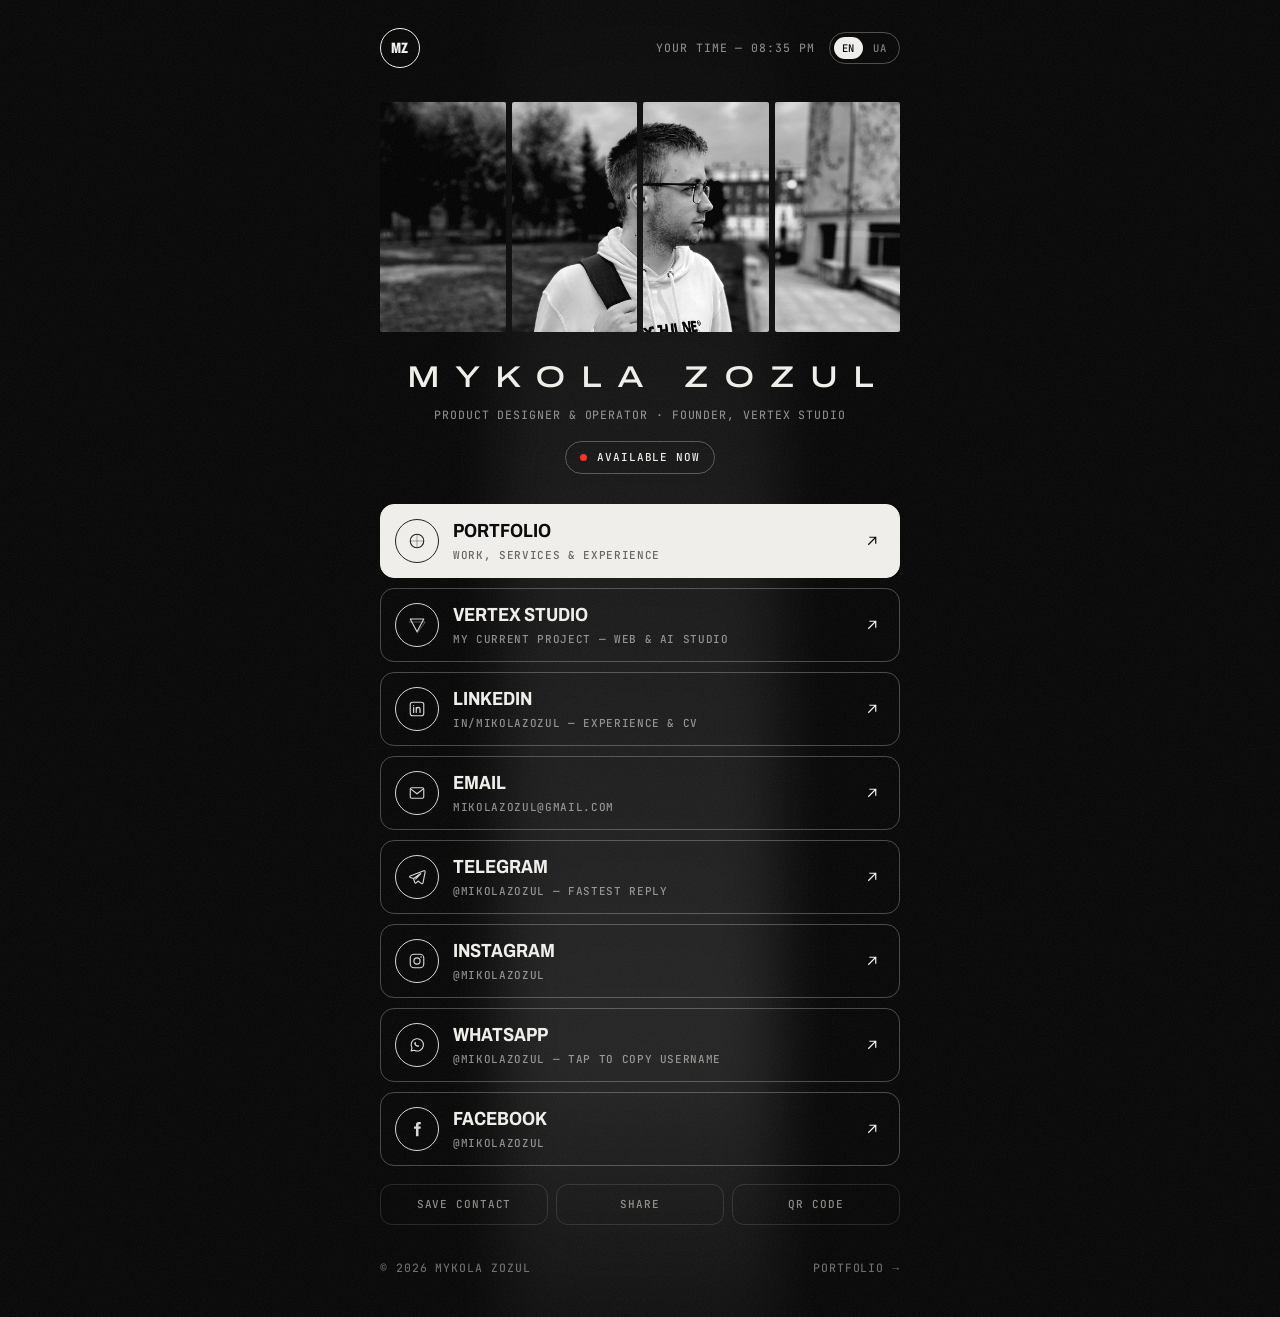
<file: links.html>
<!doctype html>
<html lang="en">
<head>
  <meta charset="utf-8">
  <meta name="viewport" content="width=device-width, initial-scale=1, viewport-fit=cover">
  <title>Mykola Zozul — Links</title>
  <meta name="description" content="All links of Mykola Zozul — product designer & operator. Portfolio, Vertex Studio, LinkedIn, Telegram, Instagram, Facebook and email.">
  <meta name="theme-color" content="#050505">
  <meta property="og:title" content="Mykola Zozul — Links">
  <meta property="og:description" content="Portfolio, studio and contacts in one place.">
  <meta property="og:image" content="/assets/img/og.jpg">
  <meta property="og:image:width" content="1200">
  <meta property="og:image:height" content="630">
  <meta property="og:image:alt" content="Mykola Zozul — product designer and operator">
  <meta name="twitter:card" content="summary_large_image">
  <meta name="twitter:image" content="/assets/img/og.jpg">
  <link rel="icon" href="/favicon.svg" type="image/svg+xml">
  <link rel="preload" href="/assets/fonts/archivo-var.woff2" as="font" type="font/woff2" crossorigin>
  <link rel="stylesheet" href="/assets/css/style.css">
  <script>
    (function () {
      try {
        var q = new URLSearchParams(location.search).get('lang');
        if (q === 'uk' || q === 'en') localStorage.setItem('mz-lang', q);
        var l = localStorage.getItem('mz-lang') || ((navigator.languages || [navigator.language]).some(function (x) { return /^uk/i.test(x); }) ? 'uk' : 'en');
        if (l === 'uk') { var h = document.documentElement; h.lang = 'uk'; h.classList.add('i18n-pending'); setTimeout(function () { h.classList.remove('i18n-pending'); }, 1500); }
      } catch (e) {}
    })();
  </script>
  <style>
    .lk { position: relative; min-height: 100vh; min-height: 100svh; padding: 28px var(--gutter) 40px; overflow: hidden; isolation: isolate; }
    .lk::before { content: ""; position: absolute; left: 50%; top: -10%; bottom: -10%; width: 280px; margin-left: -140px; z-index: -1;
      background: linear-gradient(to bottom, transparent, rgba(255,255,255,.07) 40%, rgba(255,255,255,.12) 75%, transparent); filter: blur(30px); }
    .lk__col { max-width: 520px; margin: 0 auto; }
    .lk__top { display: flex; justify-content: space-between; align-items: center; }
    .lk__strips { display: grid; grid-template-columns: repeat(4, 1fr); gap: 6px; height: 230px; margin-top: 34px; }
    .lk__strips div { position: relative; overflow: hidden; border-radius: 2px; }
    .lk__strips img { position: absolute; top: 0; height: 100%; max-width: none; width: calc(400% + 18px); left: calc(var(--i) * (-100% - 6px)); object-fit: cover; object-position: 60% 30%; }
    .lk__name { text-align: center; margin-top: 30px; font: 600 clamp(20px, 6vw, 30px)/1 var(--sans); }
    .lk__name .spaced { letter-spacing: .5em; margin-right: -.5em; }
    .lk__role { text-align: center; margin-top: 14px; color: var(--mute); }
    .lk__status { display: flex; justify-content: center; margin-top: 18px; }
    .lk__list { margin-top: 30px; display: flex; flex-direction: column; gap: 10px; }
    .lk__item { position: relative; display: grid; grid-template-columns: 44px 1fr auto; align-items: center; gap: 14px; padding: 14px 18px 14px 14px;
      border: 1px solid var(--line-strong); border-radius: 14px; overflow: hidden; isolation: isolate; transition: color .45s var(--ease), border-color .45s; }
    .lk__item::before { content: ""; position: absolute; inset: 0; z-index: -1; background: var(--white); transform: translateX(-101%); transition: transform .55s var(--ease); }
    .lk__item:hover { color: var(--black); border-color: var(--white); }
    .lk__item:hover::before { transform: none; }
    .lk__item:hover .lk__sub { color: rgba(5,5,5,.6); }
    .lk__ico { width: 44px; height: 44px; border-radius: 50%; border: 1px solid currentColor; display: grid; place-items: center; opacity: .9; }
    .lk__ico svg { width: 18px; height: 18px; }
    .lk__title { font: 700 19px/1.1 var(--display); font-stretch: 85%; text-transform: uppercase; }
    .lk__sub { display: block; margin-top: 4px; color: var(--mute); font: 500 11px/1.2 var(--mono); letter-spacing: .06em; text-transform: uppercase; transition: color .45s; }
    .lk__item--main { background: var(--white); color: var(--black); border-color: var(--white); }
    .lk__item--main .lk__sub { color: rgba(5,5,5,.6); }
    .lk__item--main::before { background: var(--black); }
    .lk__item--main:hover { color: var(--white); }
    .lk__item--main:hover .lk__sub { color: var(--mute); }
    .lk__tools { display: grid; grid-template-columns: repeat(3, 1fr); gap: 8px; margin-top: 18px; }
    .lk__tools button { padding: 14px 8px; border: 1px solid var(--line); border-radius: 12px; font: 500 11px/1 var(--mono); letter-spacing: .08em; text-transform: uppercase; color: var(--mute); transition: background .3s, color .3s; }
    .lk__tools button:hover, .lk__tools button.is-done { background: var(--white); color: var(--black); }
    .lk__qr { display: none; margin-top: 14px; padding: 18px; background: var(--white); border-radius: 14px; text-align: center; color: var(--black); }
    .lk__qr.is-open { display: block; }
    .lk__qr svg { width: 200px; height: 200px; margin: 0 auto; }
    .lk__foot { display: flex; justify-content: space-between; margin-top: 34px; color: var(--faint); }
  </style>
</head>
<body>
  <svg width="0" height="0" style="position:absolute" aria-hidden="true">
    <symbol id="i-tg" viewBox="0 0 24 24"><path d="M21.2 3.6 2.9 10.6c-1 .4-1 1.7 0 2l4.5 1.4 1.7 5.4c.2.8 1.2 1 1.8.4l2.5-2.4 4.6 3.4c.7.5 1.7.1 1.9-.7l3-14.9c.2-1-.8-1.9-1.7-1.6Z" fill="none" stroke="currentColor" stroke-width="1.5" stroke-linejoin="round"/><path d="m7.4 14 9.6-6.6-7.2 7.7" fill="none" stroke="currentColor" stroke-width="1.5" stroke-linejoin="round"/></symbol>
    <symbol id="i-in" viewBox="0 0 24 24"><rect x="3" y="3" width="18" height="18" rx="3" fill="none" stroke="currentColor" stroke-width="1.5"/><path d="M7.5 10v6.5M7.5 7.4v.1M11 16.5V10m0 3.2c0-1.8 1-3.3 2.7-3.3 1.6 0 2.3 1.1 2.3 2.9v3.7" fill="none" stroke="currentColor" stroke-width="1.6" stroke-linecap="round"/></symbol>
    <symbol id="i-wa" viewBox="0 0 24 24"><path d="M4.2 19.8 5.3 16A8.2 8.2 0 1 1 8.4 19l-4.2.8Z" fill="none" stroke="currentColor" stroke-width="1.5" stroke-linejoin="round"/><path d="M9 8.6c.2-.5.6-.5.9-.5.3 0 .5.5.8 1.2.2.5-.4.9-.5 1.1.4 1 1.3 1.9 2.3 2.4.3-.2.6-.8 1.1-.6.6.3 1.2.6 1.2.9 0 .6-.6 1.4-1.4 1.4-2.4 0-5.3-2.8-5.3-5.2 0-.3.4-.6.9-.7Z" fill="currentColor"/></symbol>
    <symbol id="i-ig" viewBox="0 0 24 24"><rect x="3" y="3" width="18" height="18" rx="5" fill="none" stroke="currentColor" stroke-width="1.5"/><circle cx="12" cy="12" r="4.1" fill="none" stroke="currentColor" stroke-width="1.5"/><circle cx="17.4" cy="6.6" r="1.1" fill="currentColor"/></symbol>
    <symbol id="i-fb" viewBox="0 0 24 24"><path d="M14 8.6V6.9c0-.8.5-1.3 1.3-1.3H17V2.6h-2.6c-2.5 0-3.8 1.5-3.8 3.9v2.1H8v3.1h2.6v9.8H14v-9.8h2.7l.4-3.1H14Z" fill="currentColor"/></symbol>
    <symbol id="i-mail" viewBox="0 0 24 24"><rect x="3" y="5" width="18" height="14" rx="2" fill="none" stroke="currentColor" stroke-width="1.5"/><path d="m3.5 6.5 8.5 6.5 8.5-6.5" fill="none" stroke="currentColor" stroke-width="1.5"/></symbol>
    <symbol id="i-ne" viewBox="0 0 24 24"><path d="M7 17 17 7M8.5 7H17v8.5" fill="none" stroke="currentColor" stroke-width="1.6"/></symbol>
    <symbol id="i-v" viewBox="0 0 24 24"><path d="M3 4h18L12 21Z" fill="none" stroke="currentColor" stroke-width="1.5" stroke-linejoin="round"/><path d="M1 8h22l-11 15" fill="none" stroke="currentColor" stroke-width="1" opacity=".5"/></symbol>
    <symbol id="i-mz" viewBox="0 0 24 24"><circle cx="12" cy="12" r="9" fill="none" stroke="currentColor" stroke-width="1.5"/><path d="M12 3v18M3 12h18" fill="none" stroke="currentColor" stroke-width="1" opacity=".5"/></symbol>
  </svg>
  <div class="grain" aria-hidden="true"></div>

  <main class="lk">
    <div class="lk__col">
      <div class="lk__top">
        <a class="logo" href="/"><span class="logo__mark"><span>MZ</span></span></a>
        <span class="lk__right"><span class="mono mute">Your time — <span data-clock>--:--</span></span><button class="lang" type="button" data-lang-switch aria-label="Switch language"><span data-l="en">EN</span><span data-l="uk">UA</span></button></span>
      </div>

      <div class="lk__strips" aria-hidden="true">
        <div style="--i:0"><img src="/assets/img/portrait-street.jpg" alt=""></div>
        <div style="--i:1"><img src="/assets/img/portrait-street.jpg" alt=""></div>
        <div style="--i:2"><img src="/assets/img/portrait-street.jpg" alt=""></div>
        <div style="--i:3"><img src="/assets/img/portrait-street.jpg" alt=""></div>
      </div>

      <h1 class="lk__name"><span class="spaced">Mykola Zozul</span></h1>
      <p class="lk__role mono">Product designer &amp; operator · Founder, Vertex Studio</p>
      <div class="lk__status"><span class="status"><span class="dot"></span>Available now</span></div>

      <nav class="lk__list" aria-label="Links">
        <a class="lk__item lk__item--main" href="/"><span class="lk__ico"><svg><use href="#i-mz"/></svg></span><span><span class="lk__title">Portfolio</span><span class="lk__sub">Work, services &amp; experience</span></span><svg width="18" height="18"><use href="#i-ne"/></svg></a>
        <a class="lk__item" href="https://vertex-studio-three-phi.vercel.app" target="_blank" rel="noopener"><span class="lk__ico"><svg><use href="#i-v"/></svg></span><span><span class="lk__title">Vertex Studio</span><span class="lk__sub">My current project — web &amp; AI studio</span></span><svg width="18" height="18"><use href="#i-ne"/></svg></a>
        <a class="lk__item" href="https://www.linkedin.com/in/mikolazozul/" target="_blank" rel="noopener"><span class="lk__ico"><svg><use href="#i-in"/></svg></span><span><span class="lk__title">LinkedIn</span><span class="lk__sub">in/mikolazozul — experience &amp; CV</span></span><svg width="18" height="18"><use href="#i-ne"/></svg></a>
        <a class="lk__item" href="mailto:mikolazozul@gmail.com"><span class="lk__ico"><svg><use href="#i-mail"/></svg></span><span><span class="lk__title">Email</span><span class="lk__sub">mikolazozul@gmail.com</span></span><svg width="18" height="18"><use href="#i-ne"/></svg></a>
        <a class="lk__item" href="https://telegram.me/mikolazozul" target="_blank" rel="noopener"><span class="lk__ico"><svg><use href="#i-tg"/></svg></span><span><span class="lk__title">Telegram</span><span class="lk__sub">@mikolazozul — fastest reply</span></span><svg width="18" height="18"><use href="#i-ne"/></svg></a>
        <a class="lk__item" href="https://www.instagram.com/mikolazozul/" target="_blank" rel="noopener"><span class="lk__ico"><svg><use href="#i-ig"/></svg></span><span><span class="lk__title">Instagram</span><span class="lk__sub">@mikolazozul</span></span><svg width="18" height="18"><use href="#i-ne"/></svg></a>
        <button class="lk__item" type="button" data-wa style="width:100%;text-align:left"><span class="lk__ico"><svg><use href="#i-wa"/></svg></span><span><span class="lk__title">WhatsApp</span><span class="lk__sub" data-wa-sub>@mikolazozul — tap to copy username</span></span><svg width="18" height="18"><use href="#i-ne"/></svg></button>
        <a class="lk__item" href="https://www.facebook.com/mikolazozul" target="_blank" rel="noopener"><span class="lk__ico"><svg><use href="#i-fb"/></svg></span><span><span class="lk__title">Facebook</span><span class="lk__sub">@mikolazozul</span></span><svg width="18" height="18"><use href="#i-ne"/></svg></a>
      </nav>

      <div class="lk__tools">
        <button type="button" data-vcard>Save contact</button>
        <button type="button" data-share>Share</button>
        <button type="button" data-qr>QR code</button>
      </div>
      <div class="lk__qr" data-qr-box><div data-qr-svg></div><p class="mono" style="margin-top:10px" data-qr-url></p></div>

      <div class="lk__foot mono"><span>© 2026 Mykola Zozul</span><a class="link-u" href="/">Portfolio →</a></div>
    </div>
  </main>

  <script type="module" src="/assets/js/i18n.js"></script>
  <script src="/assets/vendor/qrcode.js" defer></script>
  <script>
    (function () {
      var URL_ = location.origin + '/links';
      var T = function (s) { return window.mzT ? window.mzT(s) : s; };
      document.querySelector('[data-qr-url]').textContent = location.host + '/links';
      var fmt = new Intl.DateTimeFormat(undefined, { hour: '2-digit', minute: '2-digit' });
      var tick = function () { document.querySelectorAll('[data-clock]').forEach(function (e) { e.textContent = fmt.format(new Date()); }); };
      tick(); setInterval(tick, 15000);
      var flash = function (b, t) { var o = b.textContent; b.textContent = t; b.classList.add('is-done'); setTimeout(function () { b.textContent = o; b.classList.remove('is-done'); }, 1800); };

      document.querySelector('[data-vcard]').addEventListener('click', function (e) {
        var v = ['BEGIN:VCARD', 'VERSION:3.0', 'N:Zozul;Mykola;;;', 'FN:Mykola Zozul', 'TITLE:Product Designer & Operator', 'ORG:Vertex Studio',
          'EMAIL;TYPE=INTERNET:mikolazozul@gmail.com', 'URL:' + location.origin, 'X-SOCIALPROFILE;type=linkedin:https://www.linkedin.com/in/mikolazozul/', 'X-SOCIALPROFILE;type=telegram:https://telegram.me/mikolazozul',
          'X-SOCIALPROFILE;type=instagram:https://www.instagram.com/mikolazozul/', 'END:VCARD'].join('\r\n');
        var a = document.createElement('a');
        a.href = URL.createObjectURL(new Blob([v], { type: 'text/vcard' }));
        a.download = 'Mykola-Zozul.vcf'; document.body.appendChild(a); a.click(); a.remove();
        flash(e.currentTarget, T('Saved ✓'));
      });

      document.querySelector('[data-wa]').addEventListener('click', function () {
        var sub = document.querySelector('[data-wa-sub]'), old = sub.textContent;
        (navigator.clipboard ? navigator.clipboard.writeText('mikolazozul') : Promise.reject()).then(function () { sub.textContent = T('Username copied ✓ — paste it in WhatsApp search'); }, function () { sub.textContent = T('Search @mikolazozul in WhatsApp'); });
        setTimeout(function () { sub.textContent = old; }, 2600);
      });

      document.querySelector('[data-share]').addEventListener('click', function (e) {
        var b = e.currentTarget;
        if (navigator.share) { navigator.share({ title: T('Mykola Zozul'), text: T('Product designer & operator'), url: URL_ }).catch(function () {}); return; }
        (navigator.clipboard ? navigator.clipboard.writeText(URL_) : Promise.reject()).then(function () { flash(b, T('Link copied ✓')); }, function () { flash(b, URL_); });
      });

      document.querySelector('[data-qr]').addEventListener('click', function () {
        var box = document.querySelector('[data-qr-box]'), holder = document.querySelector('[data-qr-svg]');
        if (!holder.innerHTML && window.qrcode) { var q = qrcode(0, 'M'); q.addData(URL_); q.make(); holder.innerHTML = q.createSvgTag({ cellSize: 5, margin: 2, scalable: true }); }
        box.classList.toggle('is-open');
      });
    })();
  </script>
</body>
</html>
</file>
<file: assets/css/style.css>
/* ==========================================================================
   Mykola Zozul — Portfolio
   Monochrome / cinematic. One accent (signal red) used on purpose, rarely.
   ========================================================================== */

@font-face {
  font-family: "Archivo";
  src: url("../fonts/archivo-var.woff2") format("woff2-variations"),
       url("../fonts/archivo-var.woff2") format("woff2");
  font-weight: 100 900;
  font-stretch: 62% 125%;
  font-style: normal;
  font-display: swap;
}
@font-face {
  font-family: "Instrument Serif";
  src: url("../fonts/instrument-serif.woff2") format("woff2");
  font-weight: 400;
  font-style: normal;
  font-display: swap;
}
@font-face {
  font-family: "Instrument Serif";
  src: url("../fonts/instrument-serif-italic.woff2") format("woff2");
  font-weight: 400;
  font-style: italic;
  font-display: swap;
}
@font-face {
  font-family: "JetBrains Mono";
  src: url("../fonts/jetbrains-mono-var.woff2") format("woff2-variations"),
       url("../fonts/jetbrains-mono-var.woff2") format("woff2");
  font-weight: 100 800;
  font-style: normal;
  font-display: swap;
}

/* Cyrillic: the families above have none, so the Ukrainian version uses close cousins (loaded only when used) */
@font-face {
  font-family: "Cormorant Garamond";
  src: url("../fonts/cormorant-garamond-500i-cyrillic.woff2") format("woff2");
  font-weight: 500;
  font-style: italic;
  font-display: swap;
  unicode-range: U+0301, U+0400-045F, U+0490-0491, U+04B0-04B1, U+2116;
}
@font-face {
  font-family: "Cormorant Garamond";
  src: url("../fonts/cormorant-garamond-500i-latin.woff2") format("woff2");
  font-weight: 500;
  font-style: italic;
  font-display: swap;
  unicode-range: U+0000-00FF, U+0131, U+0152-0153, U+02BB-02BC, U+02C6, U+02DA, U+02DC, U+0304, U+0308, U+0329, U+2000-206F, U+20AC, U+2122, U+2191, U+2193, U+2212, U+2215, U+FEFF, U+FFFD;
}
@font-face {
  font-family: "Cormorant Garamond";
  src: url("../fonts/cormorant-garamond-500-cyrillic.woff2") format("woff2");
  font-weight: 500;
  font-style: normal;
  font-display: swap;
  unicode-range: U+0301, U+0400-045F, U+0490-0491, U+04B0-04B1, U+2116;
}
@font-face {
  font-family: "Cormorant Garamond";
  src: url("../fonts/cormorant-garamond-500-latin.woff2") format("woff2");
  font-weight: 500;
  font-style: normal;
  font-display: swap;
  unicode-range: U+0000-00FF, U+0131, U+0152-0153, U+02BB-02BC, U+02C6, U+02DA, U+02DC, U+0304, U+0308, U+0329, U+2000-206F, U+20AC, U+2122, U+2191, U+2193, U+2212, U+2215, U+FEFF, U+FFFD;
}
@font-face {
  font-family: "Fira Sans";
  src: url("../fonts/fira-sans-400-cyrillic.woff2") format("woff2");
  font-weight: 400;
  font-style: normal;
  font-display: swap;
  unicode-range: U+0301, U+0400-045F, U+0490-0491, U+04B0-04B1, U+2116;
}
@font-face {
  font-family: "Fira Sans";
  src: url("../fonts/fira-sans-400-latin.woff2") format("woff2");
  font-weight: 400;
  font-style: normal;
  font-display: swap;
  unicode-range: U+0000-00FF, U+0131, U+0152-0153, U+02BB-02BC, U+02C6, U+02DA, U+02DC, U+0304, U+0308, U+0329, U+2000-206F, U+20AC, U+2122, U+2191, U+2193, U+2212, U+2215, U+FEFF, U+FFFD;
}
@font-face {
  font-family: "Fira Sans";
  src: url("../fonts/fira-sans-500-cyrillic.woff2") format("woff2");
  font-weight: 500;
  font-style: normal;
  font-display: swap;
  unicode-range: U+0301, U+0400-045F, U+0490-0491, U+04B0-04B1, U+2116;
}
@font-face {
  font-family: "Fira Sans";
  src: url("../fonts/fira-sans-500-latin.woff2") format("woff2");
  font-weight: 500;
  font-style: normal;
  font-display: swap;
  unicode-range: U+0000-00FF, U+0131, U+0152-0153, U+02BB-02BC, U+02C6, U+02DA, U+02DC, U+0304, U+0308, U+0329, U+2000-206F, U+20AC, U+2122, U+2191, U+2193, U+2212, U+2215, U+FEFF, U+FFFD;
}
@font-face {
  font-family: "Fira Sans";
  src: url("../fonts/fira-sans-600-cyrillic.woff2") format("woff2");
  font-weight: 600;
  font-style: normal;
  font-display: swap;
  unicode-range: U+0301, U+0400-045F, U+0490-0491, U+04B0-04B1, U+2116;
}
@font-face {
  font-family: "Fira Sans";
  src: url("../fonts/fira-sans-600-latin.woff2") format("woff2");
  font-weight: 600;
  font-style: normal;
  font-display: swap;
  unicode-range: U+0000-00FF, U+0131, U+0152-0153, U+02BB-02BC, U+02C6, U+02DA, U+02DC, U+0304, U+0308, U+0329, U+2000-206F, U+20AC, U+2122, U+2191, U+2193, U+2212, U+2215, U+FEFF, U+FFFD;
}
@font-face {
  font-family: "Fira Sans Extra Condensed";
  src: url("../fonts/fira-sans-extra-condensed-500-cyrillic.woff2") format("woff2");
  font-weight: 500;
  font-style: normal;
  font-display: swap;
  unicode-range: U+0301, U+0400-045F, U+0490-0491, U+04B0-04B1, U+2116;
}
@font-face {
  font-family: "Fira Sans Extra Condensed";
  src: url("../fonts/fira-sans-extra-condensed-500-latin.woff2") format("woff2");
  font-weight: 500;
  font-style: normal;
  font-display: swap;
  unicode-range: U+0000-00FF, U+0131, U+0152-0153, U+02BB-02BC, U+02C6, U+02DA, U+02DC, U+0304, U+0308, U+0329, U+2000-206F, U+20AC, U+2122, U+2191, U+2193, U+2212, U+2215, U+FEFF, U+FFFD;
}
@font-face {
  font-family: "Fira Sans Extra Condensed";
  src: url("../fonts/fira-sans-extra-condensed-600-cyrillic.woff2") format("woff2");
  font-weight: 600;
  font-style: normal;
  font-display: swap;
  unicode-range: U+0301, U+0400-045F, U+0490-0491, U+04B0-04B1, U+2116;
}
@font-face {
  font-family: "Fira Sans Extra Condensed";
  src: url("../fonts/fira-sans-extra-condensed-600-latin.woff2") format("woff2");
  font-weight: 600;
  font-style: normal;
  font-display: swap;
  unicode-range: U+0000-00FF, U+0131, U+0152-0153, U+02BB-02BC, U+02C6, U+02DA, U+02DC, U+0304, U+0308, U+0329, U+2000-206F, U+20AC, U+2122, U+2191, U+2193, U+2212, U+2215, U+FEFF, U+FFFD;
}
@font-face {
  font-family: "Fira Sans Extra Condensed";
  src: url("../fonts/fira-sans-extra-condensed-800-cyrillic.woff2") format("woff2");
  font-weight: 800;
  font-style: normal;
  font-display: swap;
  unicode-range: U+0301, U+0400-045F, U+0490-0491, U+04B0-04B1, U+2116;
}
@font-face {
  font-family: "Fira Sans Extra Condensed";
  src: url("../fonts/fira-sans-extra-condensed-800-latin.woff2") format("woff2");
  font-weight: 800;
  font-style: normal;
  font-display: swap;
  unicode-range: U+0000-00FF, U+0131, U+0152-0153, U+02BB-02BC, U+02C6, U+02DA, U+02DC, U+0304, U+0308, U+0329, U+2000-206F, U+20AC, U+2122, U+2191, U+2193, U+2212, U+2215, U+FEFF, U+FFFD;
}
@font-face {
  font-family: "JetBrains Mono";
  src: url("../fonts/jetbrains-mono-100-800-cyrillic.woff2") format("woff2");
  font-weight: 100 800;
  font-style: normal;
  font-display: swap;
  unicode-range: U+0301, U+0400-045F, U+0490-0491, U+04B0-04B1, U+2116;
}

:root {
  --black: #050505;
  --ink: #0c0c0c;
  --ink-2: #141414;
  --white: #efeeea;
  --paper: #e9e7e2;
  --mute: rgba(239, 238, 234, 0.56);
  --faint: rgba(239, 238, 234, 0.44);
  --line: rgba(239, 238, 234, 0.13);
  --line-strong: rgba(239, 238, 234, 0.28);
  --signal: #ff2b1c;

  --display: "Archivo", "Arial Narrow", system-ui, sans-serif;
  --sans: "Archivo", system-ui, -apple-system, "Segoe UI", sans-serif;
  --serif: "Instrument Serif", "Times New Roman", serif;
  --mono: "JetBrains Mono", ui-monospace, "SFMono-Regular", Consolas, monospace;

  --gutter: clamp(16px, 3.4vw, 56px);
  --max: 1680px;
  --ease: cubic-bezier(0.22, 1, 0.36, 1);
  --ease-in-out: cubic-bezier(0.76, 0, 0.24, 1);
  --nav-h: 76px;
}

[lang="en"] {
  --display: "Archivo", "Arial Narrow", system-ui, sans-serif;
  --sans: "Archivo", system-ui, -apple-system, "Segoe UI", sans-serif;
  --serif: "Instrument Serif", "Times New Roman", serif;
}
[lang="uk"] {
  --display: "Fira Sans Extra Condensed", "Arial Narrow", system-ui, sans-serif;
  --sans: "Fira Sans", system-ui, -apple-system, "Segoe UI", sans-serif;
  --serif: "Cormorant Garamond", Georgia, serif;
}
html.i18n-pending body { visibility: hidden; }

/* ---------- reset ---------- */
*, *::before, *::after { box-sizing: border-box; }
html { -webkit-text-size-adjust: 100%; text-size-adjust: 100%; }
html.has-anchors { scroll-behavior: smooth; }
body {
  margin: 0;
  background: var(--black);
  color: var(--white);
  font-family: var(--sans);
  font-size: 16px;
  line-height: 1.55;
  font-stretch: 100%;
  -webkit-font-smoothing: antialiased;
  -moz-osx-font-smoothing: grayscale;
  overflow-x: clip;
}
img, svg, canvas, video { display: block; max-width: 100%; }
a { color: inherit; text-decoration: none; }
button, input, select, textarea { font: inherit; color: inherit; }
button { background: none; border: 0; padding: 0; cursor: pointer; }
h1, h2, h3, h4, p, ul, ol, figure, dl, dd { margin: 0; }
ul, ol { list-style: none; padding: 0; }
::selection { background: var(--white); color: var(--black); }
:focus-visible { outline: 1px solid var(--white); outline-offset: 4px; }
.is-light :focus-visible { outline-color: var(--black); }

.sr-only {
  position: absolute; width: 1px; height: 1px; padding: 0; margin: -1px;
  overflow: hidden; clip: rect(0 0 0 0); white-space: nowrap; border: 0;
}
.skip {
  position: fixed; left: 16px; top: -60px; z-index: 1000;
  background: var(--white); color: var(--black); padding: 10px 16px;
  font: 600 13px/1 var(--mono); text-transform: uppercase; letter-spacing: .08em;
  transition: top .3s var(--ease);
}
.skip:focus { top: 16px; }

/* ---------- utilities ---------- */
.wrap { width: 100%; max-width: var(--max); margin-inline: auto; padding-inline: var(--gutter); }
.mono {
  font-family: var(--mono); font-size: 11.5px; line-height: 1.5;
  letter-spacing: .08em; text-transform: uppercase; font-weight: 450;
}
.serif { font-family: var(--serif); font-weight: 400; font-style: italic; letter-spacing: 0; text-transform: none; }
.spaced { letter-spacing: .55em; text-transform: uppercase; font-stretch: 125%; font-weight: 500; }
.mute { color: var(--mute); }
.outline { color: transparent; -webkit-text-stroke: 1.5px currentColor; }
.outline { -webkit-text-stroke-color: var(--white); }
.is-light .outline { -webkit-text-stroke-color: var(--black); }
.dot {
  display: inline-block; width: 7px; height: 7px; border-radius: 50%;
  background: var(--signal); box-shadow: 0 0 0 0 rgba(255, 43, 28, .6);
  animation: pulse 2.4s var(--ease) infinite;
  flex: none;
}
@keyframes pulse {
  0% { box-shadow: 0 0 0 0 rgba(255, 43, 28, .55); }
  70% { box-shadow: 0 0 0 10px rgba(255, 43, 28, 0); }
  100% { box-shadow: 0 0 0 0 rgba(255, 43, 28, 0); }
}

/* hatch pattern (Off-White-ish diagonal stripes from the moodboard) */
.hatch {
  background-image: repeating-linear-gradient(-45deg, currentColor 0 2px, transparent 2px 9px);
}

/* ---------- grain overlay ---------- */
.grain {
  position: fixed; inset: -50%; z-index: 900; pointer-events: none;
  opacity: .045;
  background-image: url("data:image/svg+xml,%3Csvg xmlns='http://www.w3.org/2000/svg' width='220' height='220'%3E%3Cfilter id='n'%3E%3CfeTurbulence type='fractalNoise' baseFrequency='.9' numOctaves='3' stitchTiles='stitch'/%3E%3CfeColorMatrix values='0 0 0 0 1  0 0 0 0 1  0 0 0 0 1  0 0 0 1.4 0'/%3E%3C/filter%3E%3Crect width='100%25' height='100%25' filter='url(%23n)'/%3E%3C/svg%3E");
  animation: grain 1s steps(6) infinite;
}
@keyframes grain {
  0% { transform: translate(0, 0); }
  20% { transform: translate(-3%, 2%); }
  40% { transform: translate(2%, -3%); }
  60% { transform: translate(-2%, -1%); }
  80% { transform: translate(3%, 3%); }
  100% { transform: translate(0, 0); }
}

/* ---------- buttons ---------- */
.btn {
  --h: 54px;
  position: relative; display: inline-flex; align-items: center; justify-content: center; gap: 14px;
  height: var(--h); padding: 0 26px; border-radius: 999px;
  font: 500 12px/1 var(--mono); letter-spacing: .1em; text-transform: uppercase;
  border: 1px solid var(--line-strong); color: var(--white);
  overflow: hidden; isolation: isolate; white-space: nowrap;
  transition: color .5s var(--ease), border-color .5s var(--ease);
}
.btn::before {
  content: ""; position: absolute; inset: 0; z-index: -1; border-radius: inherit;
  background: var(--white); transform: translateY(101%);
  transition: transform .55s var(--ease);
}
.btn:hover { color: var(--black); border-color: var(--white); }
.btn:hover::before { transform: translateY(0); }
.btn--solid { background: var(--white); color: var(--black); border-color: var(--white); }
.btn--solid::before { background: var(--black); }
.btn--solid:hover { color: var(--white); }
.btn .arrow { width: 14px; height: 14px; transition: transform .5s var(--ease); }
.btn:hover .arrow { transform: translateX(3px); }
.btn:hover .arrow--ne { transform: translate(2px, -2px); }
.is-light .btn { border-color: rgba(5,5,5,.25); color: var(--black); }
.is-light .btn::before { background: var(--black); }
.is-light .btn:hover { color: var(--white); border-color: var(--black); }
.is-light .btn--solid { background: var(--black); color: var(--white); border-color: var(--black); }
.is-light .btn--solid::before { background: var(--white); }
.is-light .btn--solid:hover { color: var(--black); }

.link-u {
  position: relative; display: inline-flex; align-items: center; gap: 8px;
}
.link-u::after {
  content: ""; position: absolute; left: 0; right: 0; bottom: -3px; height: 1px;
  background: currentColor; transform: scaleX(0); transform-origin: right;
  transition: transform .5s var(--ease);
}
.link-u:hover::after { transform: scaleX(1); transform-origin: left; }

/* ==========================================================================
   Preloader
   ========================================================================== */
.preloader {
  position: fixed; inset: 0; z-index: 950; pointer-events: none;
  display: grid; place-items: center;
}
.preloader__panel {
  position: absolute; top: 0; bottom: 0; width: 50.5%; background: var(--black);
  transition: transform 1.1s var(--ease-in-out);
}
.preloader__panel--l { left: 0; }
.preloader__panel--r { right: 0; }
.preloader__slit {
  position: absolute; left: 50%; top: 0; bottom: 0; width: 2px; margin-left: -1px;
  background: linear-gradient(to bottom, transparent, var(--white) 30%, var(--white) 70%, transparent);
  transform: scaleY(0); transform-origin: 50% 50%;
  transition: transform 1s var(--ease), opacity .6s ease .2s;
  box-shadow: 0 0 24px 2px rgba(255,255,255,.45);
}
.preloader__meta {
  position: absolute; left: var(--gutter); right: var(--gutter); bottom: 32px;
  display: flex; justify-content: space-between; align-items: end;
  transition: opacity .4s ease;
}
.preloader__count {
  font: 800 clamp(64px, 12vw, 180px)/.8 var(--display); font-stretch: 62%;
  font-variant-numeric: tabular-nums;
}
.preloader.is-slit .preloader__slit { transform: scaleY(1); }
.preloader.is-open .preloader__panel--l { transform: translateX(-101%); }
.preloader.is-open .preloader__panel--r { transform: translateX(101%); }
.preloader.is-open .preloader__slit { opacity: 0; }
.preloader.is-open .preloader__meta { opacity: 0; }
.preloader.is-gone { display: none; }
html.no-preload .preloader { display: none; }

/* ==========================================================================
   Navigation
   ========================================================================== */
.nav {
  position: fixed; top: 0; left: 0; right: 0; z-index: 500;
  height: var(--nav-h);
  display: flex; align-items: center;
  transition: transform .6s var(--ease), color .4s ease;
  color: var(--white);
}
.nav::before {
  content: ""; position: absolute; inset: 0; z-index: -1; pointer-events: none;
  background: linear-gradient(to bottom, rgba(5,5,5,.7), rgba(5,5,5,0));
  opacity: 0; transition: opacity .4s ease;
}
.nav.is-scrolled::before { opacity: 1; }
.nav.is-hidden { transform: translateY(-100%); }
.nav.is-dark { color: var(--black); }
.nav.is-dark::before { background: linear-gradient(to bottom, rgba(233,231,226,.85), rgba(233,231,226,0)); }
.nav__inner { display: flex; align-items: center; justify-content: space-between; gap: 24px; }
.logo { display: inline-flex; align-items: center; gap: 12px; }
.logo__mark {
  display: grid; place-items: center; width: 40px; height: 40px;
  border: 1px solid currentColor; border-radius: 50%;
  font: 800 15px/1 var(--display); font-stretch: 62%; letter-spacing: .02em;
  transition: background .4s ease, color .4s ease;
}
.logo:hover .logo__mark { background: currentColor; }
.logo:hover .logo__mark span { color: var(--black); }
.nav.is-dark .logo:hover .logo__mark span { color: var(--paper); }
.logo__text { font: 500 11.5px/1.25 var(--mono); letter-spacing: .08em; text-transform: uppercase; }
.logo__text span { display: block; opacity: .55; }
.nav__links { display: flex; gap: clamp(18px, 2.4vw, 40px); }
.nav__links a { font: 500 11.5px/1 var(--mono); letter-spacing: .1em; text-transform: uppercase; }
.nav__links a sup { font-size: 8px; opacity: .5; margin-left: 2px; }
.nav__right { display: flex; align-items: center; gap: 18px; }
.status {
  display: inline-flex; align-items: center; gap: 10px;
  font: 500 11px/1 var(--mono); letter-spacing: .08em; text-transform: uppercase;
  padding: 10px 14px; border: 1px solid currentColor; border-radius: 999px;
  border-color: color-mix(in srgb, currentColor 30%, transparent);
}
.burger { display: none; width: 44px; height: 44px; position: relative; }
.burger span {
  position: absolute; left: 10px; right: 10px; height: 1.5px; background: currentColor;
  transition: transform .5s var(--ease), top .5s var(--ease);
}
.burger span:nth-child(1) { top: 17px; }
.burger span:nth-child(2) { top: 26px; }
.menu-open .burger span:nth-child(1) { top: 21px; transform: rotate(45deg); }
.menu-open .burger span:nth-child(2) { top: 21px; transform: rotate(-45deg); }

.menu {
  position: fixed; inset: 0; z-index: 490; background: var(--black);
  display: flex; flex-direction: column; justify-content: flex-end;
  padding: calc(var(--nav-h) + 24px) var(--gutter) 32px;
  clip-path: inset(0 0 100% 0); transition: clip-path .8s var(--ease-in-out);
  visibility: hidden;
}
.menu-open .menu { clip-path: inset(0 0 0 0); visibility: visible; }
.menu-open .nav { color: var(--white); }
.menu__links a {
  display: flex; align-items: baseline; justify-content: space-between;
  font: 800 clamp(52px, 15vw, 120px)/.92 var(--display); font-stretch: 62%;
  text-transform: uppercase; border-bottom: 1px solid var(--line); padding: 8px 0;
}
.menu__links a span { font: 500 11px/1 var(--mono); letter-spacing: .1em; color: var(--mute); }
.menu__foot { display: flex; justify-content: space-between; gap: 16px; margin-top: 28px; flex-wrap: wrap; }

/* ==========================================================================
   Cursor
   ========================================================================== */
.cursor {
  position: fixed; left: 0; top: 0; z-index: 980; pointer-events: none;
  width: 10px; height: 10px; margin: -5px 0 0 -5px; border-radius: 50%;
  background: #fff; mix-blend-mode: difference;
  transition: width .45s var(--ease), height .45s var(--ease), margin .45s var(--ease), opacity .3s ease;
  display: grid; place-items: center; opacity: 0;
}
.cursor span {
  font: 600 10px/1 var(--mono); letter-spacing: .1em; text-transform: uppercase; color: #000;
  opacity: 0; transition: opacity .3s ease;
}
.cursor.is-on { opacity: 1; }
.cursor.is-link { width: 46px; height: 46px; margin: -23px 0 0 -23px; }
.cursor.is-view { width: 92px; height: 92px; margin: -46px 0 0 -46px; }
.cursor.is-view span { opacity: 1; }
@media (hover: none), (pointer: coarse) { .cursor { display: none; } }

/* ==========================================================================
   Hero
   ========================================================================== */
.hero {
  position: relative; height: 100vh; height: 100svh; min-height: 620px; max-height: 1400px;
  overflow: hidden; isolation: isolate;
  background:
    radial-gradient(60% 50% at 50% 100%, rgba(255,255,255,.07), transparent 70%),
    var(--black);
}
.hero__type { position: absolute; inset: 0; width: 100%; height: 100%; z-index: 0; display: block; }
.hero__name {
  position: absolute; z-index: 2; left: 0; right: 0; top: 31%;
  transform: translateY(-50%);
  display: flex; justify-content: space-between; align-items: baseline;
  padding-inline: calc(var(--gutter) - .02em);
  font: 800 clamp(72px, min(15.4vw, 27vh), 300px)/.8 var(--display);
  font-stretch: 62%; text-transform: uppercase; letter-spacing: -.005em;
  color: var(--white);
  pointer-events: none;
}
.hero__word { display: inline-flex; overflow: hidden; padding-block: .04em .02em; will-change: transform; }
/* on scroll the two words drift apart (--hp = hero scroll progress, set in main.js) */
.sr-only + .hero__word { transform: translateX(calc(var(--hp, 0) * -16vw)); }
.hero__word + .hero__word { transform: translateX(calc(var(--hp, 0) * 16vw)); }
.hero__word .ch { display: inline-block; transform: translateY(105%); }
.is-loaded .hero__word .ch {
  transform: translateY(0);
  transition: transform 1.3s var(--ease);
  transition-delay: calc(var(--i) * 55ms + .15s);
}
.hero__figure {
  position: absolute; z-index: 3; left: 50%; bottom: 0;
  height: min(88%, 1080px); aspect-ratio: 744 / 1114;
  transform: translate(-42%, 0);
  pointer-events: none;
}
.hero__figure-inner {
  width: 100%; height: 100%;
  opacity: 0; transform: translateY(60px) scale(1.04);
  transition: opacity 1.8s var(--ease), transform 2.2s var(--ease);
}
.hero__figure img { width: 100%; height: 100%; object-fit: contain; object-position: 50% 100%; }
.is-loaded .hero__figure-inner { opacity: 1; transform: none; transition-delay: .35s; }

.hero__top, .hero__bottom {
  position: absolute; left: 0; right: 0; z-index: 4;
}
.hero__top { top: calc(var(--nav-h) + 12px); }
.hero__top .wrap, .hero__bottom .wrap { display: flex; justify-content: space-between; gap: 24px; }
.hero__bottom { bottom: clamp(20px, 4vh, 40px); }
.hero__bottom .wrap { align-items: flex-end; }
.hero__intro { max-width: 340px; }
.hero__intro p { font-size: 15px; line-height: 1.5; color: var(--mute); margin-top: 14px; }
.hero__intro p strong { color: var(--white); font-weight: 500; }
.hero__socials { display: flex; gap: 10px; margin-top: 20px; }
.icon-btn {
  display: grid; place-items: center; width: 40px; height: 40px; border-radius: 50%;
  border: 1px solid var(--line-strong);
  transition: background .4s ease, color .4s ease, border-color .4s ease;
}
.icon-btn svg { width: 16px; height: 16px; }
.icon-btn:hover { background: var(--white); color: var(--black); border-color: var(--white); }
.hero__cta { display: flex; flex-direction: column; align-items: flex-end; gap: 18px; }
.hero__cta-row { display: flex; gap: 10px; flex-wrap: wrap; justify-content: flex-end; }
.scroll-cue { display: inline-flex; align-items: center; gap: 12px; color: var(--mute); }
.scroll-cue i {
  position: relative; display: block; width: 56px; height: 1px; background: var(--line-strong); overflow: hidden;
}
.scroll-cue i::after {
  content: ""; position: absolute; inset: 0; background: var(--white);
  animation: cue 2.4s var(--ease-in-out) infinite;
}
@keyframes cue {
  0% { transform: translateX(-100%); }
  60%, 100% { transform: translateX(100%); }
}
.fade-up { opacity: 0; transform: translateY(18px); }
.is-loaded .fade-up {
  opacity: 1; transform: none;
  transition: opacity 1.2s var(--ease), transform 1.2s var(--ease);
  transition-delay: calc(.9s + var(--d, 0s));
}

/* ==========================================================================
   Marquee
   ========================================================================== */
.marquee {
  border-block: 1px solid var(--line); overflow: hidden; white-space: nowrap;
  padding: 18px 0; position: relative; z-index: 2; background: var(--black);
}
.marquee__track { display: inline-flex; animation: marquee 38s linear infinite; }
.marquee__track span {
  display: inline-flex; align-items: center; gap: 34px; padding-right: 34px;
  font: 500 12px/1 var(--mono); letter-spacing: .32em; text-transform: uppercase; color: var(--mute);
}
.marquee__track span::after { content: ""; width: 6px; height: 6px; background: var(--white); transform: rotate(45deg); }
@keyframes marquee { to { transform: translateX(-50%); } }

/* ==========================================================================
   Section scaffolding
   ========================================================================== */
.section { position: relative; padding-block: clamp(96px, 14vw, 200px); }
.section--tight { padding-block: clamp(72px, 9vw, 140px); }
.sh {
  display: grid; grid-template-columns: 1fr auto; align-items: end; gap: 24px;
  padding-bottom: clamp(36px, 5vw, 72px);
}
.sh__label { display: flex; gap: 16px; align-items: center; margin-bottom: 22px; color: var(--mute); }
.is-light .sh__label { color: rgba(5,5,5,.55); }
.sh__label::before { content: ""; width: 32px; height: 1px; background: currentColor; }
.sh__title {
  font: 800 clamp(56px, 11.5vw, 220px)/.82 var(--display);
  font-stretch: 62%; text-transform: uppercase; letter-spacing: -.005em;
}
.sh__title .outline { -webkit-text-stroke-width: clamp(1px, .14vw, 2px); }
.sh__aside { max-width: 360px; color: var(--mute); font-size: 15px; padding-bottom: .6em; }
.is-light .sh__aside { color: rgba(5,5,5,.62); }

/* reveal */
[data-reveal] { opacity: 0; transform: translateY(40px); transition: opacity 1.2s var(--ease), transform 1.2s var(--ease); transition-delay: var(--d, 0s); }
[data-reveal].is-in { opacity: 1; transform: none; }
[data-reveal="clip"] { opacity: 1; transform: none; clip-path: inset(0 0 100% 0); transition: clip-path 1.4s var(--ease); transition-delay: var(--d, 0s); }
[data-reveal="clip"].is-in { clip-path: inset(0 0 0 0); }
.line-mask { display: block; overflow: hidden; padding-bottom: .03em; }
.line-mask > span { display: block; transform: translateY(102%); transition: transform 1.3s var(--ease); transition-delay: var(--d, 0s); }
.is-in .line-mask > span, .line-mask.is-in > span { transform: none; }

/* ==========================================================================
   Intro / manifesto
   ========================================================================== */
.intro__grid {
  display: grid; grid-template-columns: minmax(180px, 1fr) 3.2fr; gap: clamp(24px, 4vw, 80px);
}
.intro__side { display: flex; flex-direction: column; gap: 22px; color: var(--mute); }
.intro__avatar {
  width: 112px; aspect-ratio: 1; border-radius: 50%; overflow: hidden; border: 1px solid var(--line);
}
.intro__avatar img { width: 100%; height: 100%; object-fit: cover; }
.manifesto {
  font: 400 clamp(30px, 4.3vw, 76px)/1.06 var(--sans); font-stretch: 92%;
  letter-spacing: -.025em;
}
.manifesto .w { color: rgba(239,238,234,.16); transition: color .5s ease; }
.manifesto .w.is-lit { color: var(--white); }
.manifesto .serif { font-size: 1.08em; letter-spacing: -.01em; }
.intro__cols {
  display: grid; grid-template-columns: 1fr 1fr; gap: clamp(24px, 4vw, 64px);
  margin-top: clamp(48px, 6vw, 96px); max-width: 980px;
}
.intro__cols p { color: var(--mute); font-size: 17px; }
.intro__cols p strong { color: var(--white); font-weight: 500; }

.stats {
  display: grid; grid-template-columns: repeat(5, 1fr);
  border-top: 1px solid var(--line); margin-top: clamp(64px, 8vw, 120px);
}
.stat { padding: 28px 24px 8px 0; border-right: 1px solid var(--line); }
.stat + .stat { padding-left: 24px; }
.stat:last-child { border-right: 0; }
.stat__num {
  font: 800 clamp(56px, 7vw, 120px)/.85 var(--display); font-stretch: 62%;
  font-variant-numeric: tabular-nums; display: flex; align-items: flex-start;
}
.stat__num sup { font-size: .38em; margin-left: 4px; margin-top: .12em; font-weight: 500; }
.stat__label { margin-top: 14px; color: var(--mute); }

/* ==========================================================================
   Featured work
   ========================================================================== */
.case {
  display: grid; grid-template-columns: 1.35fr 1fr; gap: clamp(28px, 4vw, 72px);
  align-items: center; padding-block: clamp(40px, 5vw, 80px);
  border-top: 1px solid var(--line);
}
.case--flip { grid-template-columns: 1fr 1.35fr; }
.case--flip .case__media { order: 2; }
.case__media {
  position: relative; aspect-ratio: 16 / 10; overflow: hidden; border-radius: 4px;
  background: var(--ink); perspective: 1200px;
}
.case__media-inner {
  position: absolute; inset: 0; transition: transform .9s var(--ease);
  transform-style: preserve-3d;
}
.case__media img {
  width: 100%; height: 100%; object-fit: cover;
  filter: grayscale(1) contrast(1.08) brightness(.86);
  transform: scale(1.04);
  transition: filter 1s var(--ease), transform 1.6s var(--ease);
}
.case__media:hover img { filter: grayscale(0) contrast(1) brightness(1); transform: scale(1); }
.case__badge {
  position: absolute; left: 18px; top: 18px; z-index: 2;
  display: inline-flex; align-items: center; gap: 10px;
  background: rgba(5,5,5,.72); backdrop-filter: blur(10px); -webkit-backdrop-filter: blur(10px);
  border: 1px solid var(--line); border-radius: 999px; padding: 9px 14px;
}
.case__index { color: var(--mute); display: flex; justify-content: space-between; margin-bottom: 28px; }
.case__title {
  font: 800 clamp(48px, 6.4vw, 120px)/.84 var(--display); font-stretch: 62%;
  text-transform: uppercase; letter-spacing: -.005em;
}
.case__kicker { font-family: var(--serif); font-style: italic; font-size: clamp(22px, 2vw, 30px); line-height: 1.15; margin-top: 18px; }
.case__text { color: var(--mute); margin-top: 20px; font-size: 16.5px; max-width: 520px; }
.case__meta {
  display: grid; grid-template-columns: 1fr 1fr; gap: 18px 24px;
  margin-top: 32px; padding-top: 24px; border-top: 1px solid var(--line);
}
.case__meta dt { color: var(--faint); margin-bottom: 6px; }
.case__meta dd { font-size: 14.5px; }
.tags { display: flex; flex-wrap: wrap; gap: 8px; margin-top: 26px; }
.tag {
  font: 500 10.5px/1 var(--mono); letter-spacing: .08em; text-transform: uppercase;
  padding: 8px 12px; border: 1px solid var(--line-strong); border-radius: 999px; color: var(--mute);
}
.case__actions { margin-top: 32px; display: flex; gap: 10px; flex-wrap: wrap; }

/* map (illustrative partner network) */
.map {
  position: relative; aspect-ratio: 16 / 11; border: 1px solid var(--line); border-radius: 4px;
  background: var(--ink);
  overflow: hidden;
}
.map svg { width: 100%; height: 100%; }
.map__grid circle { fill: rgba(255,255,255,.09); }
.map__city { fill: rgba(255,255,255,.75); }
.map__hub { fill: var(--white); }
.map__ring { fill: none; stroke: var(--white); stroke-width: 1; opacity: .5; transform-box: fill-box; transform-origin: center; animation: ring 2.8s var(--ease) infinite; }
@keyframes ring { 0% { transform: scale(.6); opacity: .8; } 100% { transform: scale(2.8); opacity: 0; } }
.map__arc { fill: none; stroke: rgba(255,255,255,.38); stroke-width: .8; }
.map__label { fill: rgba(255,255,255,.45); font: 500 11px var(--mono); letter-spacing: .12em; }
.map__arc--far { stroke: rgba(255,255,255,.26); }
.map__label--hub { fill: var(--white); font-size: 10px; }
.map__legend {
  position: absolute; left: 16px; bottom: 14px; right: 16px;
  display: flex; justify-content: space-between; gap: 12px; color: var(--faint);
}
.map__stamp {
  position: absolute; right: 16px; top: 16px; text-align: right;
}
.map__stamp b { display: block; font: 800 44px/.85 var(--display); font-stretch: 62%; color: var(--white); }



/* ==========================================================================
   Slit interlude — "STAY HUNGRY."
   ========================================================================== */
.slit { position: relative; height: 190vh; background: var(--black); }
.slit__stage { position: sticky; top: 0; height: 100vh; height: 100svh; overflow: hidden; }
.slit__walls {
  position: absolute; inset: 0;
  background:
    linear-gradient(90deg, rgba(255,255,255,.035) 0 1px, transparent 1px) 0 0 / 25% 100%,
    linear-gradient(to bottom, #0b0b0b, #030303 70%, #0a0a0a);
}
.slit__window {
  position: absolute; left: 50%; top: 0; bottom: 0;
  width: 100vw; margin-left: -50vw;
  clip-path: inset(0 calc(50% - var(--w, 3.2vw) / 2) 0 calc(50% - var(--w, 3.2vw) / 2));
  will-change: clip-path;
}
.slit__sky {
  position: absolute; inset: 0;
  background:
    radial-gradient(50% 30% at 50% 66%, rgba(255,255,255,.9), transparent 70%),
    linear-gradient(to bottom, #2b2b2b 0%, #8f8f8f 32%, #d9d9d6 60%, #f1f0ec 70%, #c9c8c4 74%, #3a3a3a 100%);
}
.slit__mountains { position: absolute; left: 0; right: 0; bottom: 26%; height: 22%; width: 100%; }
.slit__floor {
  position: absolute; left: 0; right: 0; bottom: 0; height: 26%;
  background: linear-gradient(to bottom, #6d6d6b, #1c1c1c 60%, #0b0b0b);
}
.slit__floor::after {
  content: ""; position: absolute; left: 50%; top: 0; width: 18%; height: 100%; transform: translateX(-50%);
  background: linear-gradient(to bottom, rgba(255,255,255,.35), transparent);
  filter: blur(12px);
}
.slit__walker {
  position: absolute; left: 50%; bottom: 25%; width: auto; height: calc(5.5vh * var(--s, 1));
  transform: translateX(-50%); filter: brightness(0); opacity: .92;
  transform-origin: 50% 100%;
}
.slit__text {
  position: absolute; left: 0; right: 0; top: 47%; transform: translateY(-50%);
  text-align: center; z-index: 3; mix-blend-mode: difference; color: #fff;
  font: 500 clamp(16px, 2.1vw, 34px)/1 var(--sans);
}
.slit__text .spaced { letter-spacing: .62em; margin-right: -.62em; }
.slit__sub { position: absolute; left: 0; right: 0; bottom: 6vh; z-index: 3; display: flex; justify-content: space-between; padding-inline: var(--gutter); mix-blend-mode: difference; color: #fff; }

/* ==========================================================================
   Light (inverted) area — Services / Models / Process
   ========================================================================== */
.is-light { background: var(--paper); color: var(--black); }
/* slides up over the end of the slit like a turning page, so the landscape hands straight over to content */
.slit + .is-light { position: relative; z-index: 1; margin-top: -30vh; box-shadow: 0 -40px 80px rgba(0,0,0,.35); }
.is-light ::selection { background: var(--black); color: var(--paper); }
.is-light .mute { color: rgba(5,5,5,.58); }

.services { border-top: 1px solid rgba(5,5,5,.14); }
.svc {
  position: relative; display: grid; grid-template-columns: 90px 1.2fr 1.5fr 1fr; gap: 28px;
  padding: clamp(28px, 3vw, 44px) 0; border-bottom: 1px solid rgba(5,5,5,.14);
  align-items: start; isolation: isolate;
  transition: color .5s ease, padding .6s var(--ease);
}
.svc::before {
  content: ""; position: absolute; inset: 0; z-index: -1; background: var(--black);
  clip-path: inset(50% 0 50% 0); transition: clip-path .7s var(--ease);
}
.svc:hover { color: var(--white); padding-inline: 24px; }
.svc:hover::before { clip-path: inset(0 0 0 0); }
.svc:hover .svc__desc, .svc:hover .svc__list li { color: rgba(239,238,234,.66); }
.svc:hover .svc__n { -webkit-text-stroke-color: var(--white); }
.svc__n {
  font: 800 54px/.8 var(--display); font-stretch: 62%;
  color: transparent; -webkit-text-stroke: 1px var(--black);
  transition: -webkit-text-stroke-color .5s ease;
}
.svc__title { font: 700 clamp(28px, 2.9vw, 48px)/1 var(--display); font-stretch: 75%; text-transform: uppercase; }
.svc__title em { display: block; font: italic 400 .6em/1.2 var(--serif); text-transform: none; margin-top: 10px; letter-spacing: 0; }
.svc__desc { font-size: 16.5px; color: rgba(5,5,5,.68); max-width: 520px; transition: color .5s ease; }
.svc__list { display: flex; flex-direction: column; gap: 6px; }
.svc__list li { font: 500 11.5px/1.45 var(--mono); letter-spacing: .06em; text-transform: uppercase; color: rgba(5,5,5,.66); display: flex; gap: 10px; transition: color .5s ease; }
.svc__list li::before { content: "+"; }

.models {
  display: grid; grid-template-columns: repeat(3, 1fr); gap: 14px; margin-top: clamp(56px, 7vw, 110px);
}
.model {
  position: relative; border: 1px solid rgba(5,5,5,.16); border-radius: 6px;
  padding: 28px 26px 26px; display: flex; flex-direction: column; min-height: 400px;
  background: rgba(255,255,255,.35); overflow: hidden;
  transition: transform .6s var(--ease), background .5s ease, color .5s ease;
}
.model:hover { transform: translateY(-6px); }
.model--feature { background: var(--black); color: var(--white); border-color: var(--black); }
.model--feature .model__text, .model--feature .model__list li { color: rgba(239,238,234,.62); }
.model--feature .btn { border-color: var(--line-strong); color: var(--white); }
.model--feature .btn::before { background: var(--white); }
.model--feature .btn:hover { color: var(--black); }
.model__top { display: flex; justify-content: space-between; align-items: center; margin-bottom: 40px; }
.model__name { font: 800 clamp(40px, 3.6vw, 60px)/.85 var(--display); font-stretch: 62%; text-transform: uppercase; }
.model__price { margin-top: 16px; font-family: var(--serif); font-style: italic; font-size: 24px; }
.model__text { color: rgba(5,5,5,.66); margin-top: 14px; font-size: 15px; }
.model__list { margin-top: 22px; display: flex; flex-direction: column; gap: 8px; }
.model__list li { font: 500 11.5px/1.4 var(--mono); letter-spacing: .05em; text-transform: uppercase; color: rgba(5,5,5,.7); display: flex; gap: 10px; }
.model__list li::before { content: "—"; }
.model .btn { margin-top: auto; align-self: flex-start; }
.model__list + .btn { margin-top: 30px; }
.model__hatch { position: absolute; right: -30px; top: -30px; width: 120px; height: 120px; opacity: .12; color: currentColor; }
.note { margin-top: 18px; color: rgba(5,5,5,.5); }

.process { display: grid; grid-template-columns: repeat(4, 1fr); gap: 0; margin-top: clamp(48px, 6vw, 90px); position: relative; }
.process::before {
  content: ""; position: absolute; left: 0; right: 0; top: 7px; height: 1px; background: rgba(5,5,5,.2);
}
.process__line {
  position: absolute; left: 0; top: 7px; height: 1px; width: 100%; background: var(--black);
  transform: scaleX(var(--p, 0)); transform-origin: left;
}
.step { position: relative; padding-right: 28px; }
.step__dot { width: 15px; height: 15px; border-radius: 50%; border: 1px solid var(--black); background: var(--paper); position: relative; z-index: 1; transition: background .5s ease; }
.step.is-in .step__dot { background: var(--black); }
.step__n { margin-top: 26px; color: rgba(5,5,5,.5); }
.step__title { font: 700 clamp(24px, 2.2vw, 36px)/1 var(--display); font-stretch: 75%; text-transform: uppercase; margin-top: 10px; }
.step__text { margin-top: 14px; color: rgba(5,5,5,.66); font-size: 15px; }
.step__time { margin-top: 18px; display: inline-block; border: 1px solid rgba(5,5,5,.2); border-radius: 999px; padding: 7px 11px; }

/* ==========================================================================
   About
   ========================================================================== */
.about__grid { display: grid; grid-template-columns: 1fr 1fr; gap: clamp(32px, 6vw, 120px); align-items: start; }
.tri {
  position: relative; width: 100%; max-width: 620px; aspect-ratio: 1 / 1.06; margin-inline: auto;
}
.tri__photo {
  position: absolute; inset: 0;
  clip-path: polygon(0% 6%, 100% 6%, 50% 100%);
  overflow: hidden;
}
.tri__photo img { width: 100%; height: 118%; object-fit: cover; object-position: 50% 8%; transform: translateY(var(--py, 0px)); }
.tri__credit { display: inline-block; margin-top: 10px; font-size: 10px; }
.tri__credit:hover { color: var(--white); }
.tri svg { position: absolute; inset: 0; width: 100%; height: 100%; overflow: visible; }
.tri svg polygon { fill: none; stroke: var(--white); stroke-width: 1.4; vector-effect: non-scaling-stroke; }
.tri__caption { position: absolute; left: 0; bottom: 4%; color: var(--mute); max-width: 180px; }
.about__copy h2 {
  font: 800 clamp(48px, 6vw, 108px)/.86 var(--display); font-stretch: 62%; text-transform: uppercase;
}
.about__copy h2 .serif { text-transform: none; font-size: .8em; display: block; margin-top: .1em; font-weight: 400; }
.about__lead { font-size: clamp(19px, 1.6vw, 24px); line-height: 1.45; margin-top: 32px; letter-spacing: -.01em; }
.about__text { color: var(--mute); margin-top: 20px; font-size: 16.5px; }
.facts { margin-top: 40px; border-top: 1px solid var(--line); }
.fact { display: grid; grid-template-columns: 150px 1fr; gap: 20px; padding: 18px 0; border-bottom: 1px solid var(--line); }
.fact dt { color: var(--faint); padding-top: 2px; }
.fact dd { font-size: 15px; }
.fact dd span { color: var(--mute); }
.chips { display: flex; flex-wrap: wrap; gap: 6px; }
.chips li { font: 500 11px/1 var(--mono); text-transform: uppercase; letter-spacing: .06em; padding: 7px 10px; border: 1px solid var(--line); border-radius: 999px; }

.strips {
  display: grid; grid-template-columns: repeat(4, 1fr); gap: 10px;
  height: clamp(320px, 52vw, 760px); margin-top: clamp(80px, 10vw, 160px);
}
.strips__s { position: relative; overflow: hidden; border-radius: 2px; }
.strips__s img {
  position: absolute; top: -12%; height: 124%; max-width: none;
  width: calc(400% + 30px); left: calc(var(--i) * (-100% - 10px));
  object-fit: cover; object-position: 50% 62%;
  transform: translateY(var(--ty, 0px));
}
.strips-cap { display: flex; justify-content: space-between; gap: 16px; margin-top: 18px; color: var(--mute); }
.strips-title { text-align: center; margin-top: 40px; }
.strips-title h3 { font: 600 clamp(22px, 3vw, 46px)/1 var(--sans); font-stretch: 125%; }
.strips-title p { margin-top: 18px; color: var(--mute); }

/* ==========================================================================
   Experience
   ========================================================================== */
.xp { border-top: 1px solid var(--line); }
.xp__item {
  display: grid; grid-template-columns: 180px 1.25fr 1fr; gap: clamp(20px, 3vw, 56px);
  padding: clamp(28px, 3vw, 44px) 0; border-bottom: 1px solid var(--line);
}
.xp__years { font: 500 13px/1.4 var(--mono); letter-spacing: .06em; color: var(--mute); }
.xp__years b { display: block; color: var(--white); font-weight: 500; }
.xp__role { font: 700 clamp(24px, 2.4vw, 40px)/1.02 var(--display); font-stretch: 75%; text-transform: uppercase; }
.xp__org { margin-top: 12px; font: italic 400 clamp(20px, 1.7vw, 26px)/1.2 var(--serif); color: var(--mute); }
.xp__body { color: var(--mute); font-size: 15.5px; }
.xp__body ul { display: flex; flex-direction: column; gap: 10px; }
.xp__body li { position: relative; padding-left: 24px; }
.xp__body li::before { content: ""; position: absolute; left: 2px; top: .62em; width: 6px; height: 6px; background: var(--white); transform: rotate(45deg); }
.xp__body li strong { color: var(--white); font-weight: 500; }
.xp__item--now .xp__years b::after { content: ""; display: inline-block; width: 7px; height: 7px; border-radius: 50%; background: var(--signal); margin-left: 10px; vertical-align: middle; animation: pulse 2.4s var(--ease) infinite; }
.xp__foot { display: flex; justify-content: space-between; align-items: center; gap: 20px; flex-wrap: wrap; margin-top: 36px; color: var(--mute); }

/* ==========================================================================
   Why — working with US & EU teams
   ========================================================================== */
.why { display: grid; grid-template-columns: repeat(4, 1fr); border-top: 1px solid var(--line); border-left: 1px solid var(--line); }
.why__cell {
  position: relative; padding: clamp(24px, 2.6vw, 40px); border-right: 1px solid var(--line); border-bottom: 1px solid var(--line);
  min-height: 260px; display: flex; flex-direction: column; overflow: hidden;
}
.why__cell::after {
  content: ""; position: absolute; inset: 0; z-index: 0; pointer-events: none;
  background: radial-gradient(240px circle at var(--mx, 50%) var(--my, 50%), rgba(255,255,255,.09), transparent 70%);
  opacity: 0; transition: opacity .4s ease;
}
.why__cell:hover::after { opacity: 1; }
.why__k { color: var(--faint); display: flex; justify-content: space-between; }
.why__big { margin-top: auto; padding-top: 40px; font: 800 clamp(40px, 4vw, 72px)/.85 var(--display); font-stretch: 62%; text-transform: uppercase; }
.why__text { margin-top: 14px; color: var(--mute); font-size: 15px; }

/* ==========================================================================
   Contact
   ========================================================================== */
.contact { position: relative; overflow: hidden; }
.contact__head { position: relative; text-align: center; padding-top: clamp(30px, 4vw, 60px); }
.contact__title {
  font: 800 clamp(64px, 14.5vw, 290px)/.8 var(--display); font-stretch: 62%; text-transform: uppercase;
  letter-spacing: -.005em;
}
.contact__title .line-mask + .line-mask { margin-top: .02em; }
.redbar {
  position: relative; z-index: 2; display: inline-flex; align-items: center; gap: .35em;
  margin-top: -.42em; padding: .1em .38em .08em;
  background: var(--signal); color: var(--black);
  font: 900 clamp(28px, 4.6vw, 84px)/1 var(--display); font-stretch: 62%; text-transform: uppercase;
  transform: rotate(-3deg) scaleX(0); transform-origin: 0 50%;
  transition: transform 1s var(--ease) .55s;
  box-shadow: 0 0 0 3px var(--black);
  white-space: nowrap;
}
.redbar svg { width: .7em; height: .7em; }
.is-in .redbar { transform: rotate(-3deg) scaleX(1); }
.contact__grid { display: grid; grid-template-columns: 1fr 1.15fr; gap: clamp(32px, 6vw, 110px); margin-top: clamp(64px, 8vw, 130px); }
.contact__mail {
  display: inline-block; font: 600 clamp(26px, 3.3vw, 56px)/1 var(--display); font-stretch: 80%; letter-spacing: -.01em;
  word-break: break-all;
}
.contact__mail-row { display: flex; align-items: center; gap: 14px; flex-wrap: wrap; margin-top: 18px; }
.copy { font: 500 11px/1 var(--mono); letter-spacing: .1em; text-transform: uppercase; color: var(--mute); padding: 10px 14px; border: 1px solid var(--line-strong); border-radius: 999px; transition: background .3s ease, color .3s ease; }
.copy:hover { background: var(--white); color: var(--black); }
.copy.is-done { background: var(--white); color: var(--black); }
.channels { margin-top: 40px; border-top: 1px solid var(--line); }
.channel { display: flex; justify-content: space-between; align-items: center; padding: 18px 0; border-bottom: 1px solid var(--line); transition: padding .5s var(--ease); }
.channel:hover { padding-inline: 10px; }
.channel b { font: 600 20px/1 var(--display); font-stretch: 85%; text-transform: uppercase; letter-spacing: .01em; }
.channel span { color: var(--mute); }
.contact__info { margin-top: 32px; display: grid; grid-template-columns: 1fr 1fr; gap: 22px; color: var(--mute); }
.contact__info dt { color: var(--faint); margin-bottom: 6px; }
.contact__info dd { color: var(--white); font-size: 15px; }

.form { display: grid; grid-template-columns: 1fr 1fr; gap: 28px 24px; }
.field { display: flex; flex-direction: column; gap: 10px; }
.field--full { grid-column: 1 / -1; }
.field label { color: var(--faint); }
.field input, .field select, .field textarea {
  background: transparent; border: 0; border-bottom: 1px solid var(--line-strong); border-radius: 0;
  padding: 10px 0 14px; font-size: 17px; outline: none; transition: border-color .3s ease;
  appearance: none; -webkit-appearance: none;
}
.field select { background-image: linear-gradient(45deg, transparent 50%, currentColor 50%), linear-gradient(135deg, currentColor 50%, transparent 50%); background-position: calc(100% - 12px) 50%, calc(100% - 7px) 50%; background-size: 5px 5px; background-repeat: no-repeat; padding-right: 26px; }
.field select option { background: var(--ink); color: var(--white); }
.field textarea { resize: vertical; min-height: 120px; }
.field input:focus, .field select:focus, .field textarea:focus { border-color: var(--white); }
.field input::placeholder, .field textarea::placeholder { color: rgba(239,238,234,.28); }
.form__foot { grid-column: 1 / -1; display: flex; align-items: center; justify-content: space-between; gap: 20px; flex-wrap: wrap; margin-top: 6px; }
.form__note { color: var(--faint); max-width: 320px; }

/* ==========================================================================
   Footer
   ========================================================================== */
.footer { position: relative; padding-top: clamp(80px, 10vw, 140px); overflow: hidden; border-top: 1px solid var(--line); }
.footer__top { display: grid; grid-template-columns: 1.4fr 1fr 1fr 1fr; gap: 32px; }
.footer__top h4 { color: var(--faint); margin-bottom: 18px; }
.footer__top li + li { margin-top: 10px; }
.footer__top a { font-size: 15px; }
.footer__lead { font-size: clamp(20px, 1.8vw, 28px); line-height: 1.25; max-width: 420px; letter-spacing: -.01em; }
.footer__lead .serif { font-size: 1.1em; }
.footer__giant {
  margin-top: clamp(60px, 8vw, 120px);
  font: 800 37.5vw/.74 var(--display); font-stretch: 62%; text-transform: uppercase; letter-spacing: -.01em;
  white-space: nowrap; text-align: center;
  color: transparent; -webkit-text-stroke: 1px rgba(239,238,234,.35);
  user-select: none; position: relative;
  transform: translateY(16%);
}
.footer__giant span { display: inline-block; transition: color .6s ease, -webkit-text-stroke-color .6s ease; }
.footer__giant span:hover { color: var(--white); -webkit-text-stroke-color: var(--white); transition-duration: .1s; }
.footer__bar { display: flex; justify-content: space-between; gap: 16px; flex-wrap: wrap; padding: 22px 0; border-top: 1px solid var(--line); color: var(--mute); position: relative; z-index: 2; background: var(--black); }

/* ==========================================================================
   Responsive
   ========================================================================== */
@media (max-width: 1200px) {
  .svc { grid-template-columns: 70px 1fr 1fr; }
  .svc__list { grid-column: 2 / -1; flex-direction: row; flex-wrap: wrap; gap: 6px 18px; }
  .stats { grid-template-columns: repeat(3, 1fr); }
  .stat:nth-child(3) { border-right: 0; }
  .stat:nth-child(4) { padding-left: 0; }
  .stat:nth-child(n+4) { border-top: 1px solid var(--line); }
}

@media (max-width: 960px) {
  :root { --nav-h: 64px; }
  .nav__links, .nav .status, .logo__text { display: none; }
  .burger { display: block; }
  .hero__name {
    top: 25%; flex-direction: column; align-items: center; gap: 0;
    font-size: clamp(84px, 27vw, 250px); line-height: .78;
  }
  .hero__figure { height: 70%; transform: translateX(-42%); }
  .hero__top .wrap > :last-child { display: none; }
  .hero__bottom .wrap { flex-direction: column; align-items: stretch; gap: 18px; }
  .hero__intro { max-width: none; }
  .hero__intro p { display: none; }
  .hero__intro { display: flex; justify-content: space-between; align-items: center; gap: 12px; }
  .hero__intro .mono { order: 2; text-align: right; color: var(--mute); max-width: 130px; }
  .hero__socials { margin-top: 0; }
  .hero__cta { flex-direction: row; justify-content: space-between; align-items: center; }
  .hero__cta-row { flex-wrap: nowrap; }
  .hero::after {
    content: ""; position: absolute; left: 0; right: 0; bottom: 0; height: 36%; z-index: 3;
    background: linear-gradient(to bottom, transparent, rgba(5,5,5,.85) 55%, var(--black));
    pointer-events: none;
  }
  .hero__bottom { z-index: 5; }
  .intro__grid { grid-template-columns: 1fr; }
  .intro__side { flex-direction: row; align-items: center; }
  .intro__cols { grid-template-columns: 1fr; }
  .case, .case--flip { grid-template-columns: 1fr; }
  .case--flip .case__media { order: 0; }
  .about__grid { grid-template-columns: 1fr; }
  .models { grid-template-columns: 1fr; }
  .model { min-height: 0; }
  .process { grid-template-columns: 1fr 1fr; gap: 40px 0; }
  .process::before, .process__line { display: none; }
  .xp__item { grid-template-columns: 1fr; gap: 14px; }
  .why { grid-template-columns: 1fr 1fr; }
  .contact__grid { grid-template-columns: 1fr; }
  .footer__top { grid-template-columns: 1fr 1fr; }
  .footer__top > :first-child { grid-column: 1 / -1; }
  .sh { grid-template-columns: 1fr; }
}

@media (max-width: 640px) {
  body { font-size: 15.5px; }
  .btn { --h: 48px; padding: 0 18px; font-size: 11px; gap: 10px; }
  .hero__name { top: 24%; }
  .hero__figure { height: 66%; }
  .hero__cta-row .btn:last-child { display: none; }
  .stats { grid-template-columns: 1fr 1fr; }
  .stat, .stat + .stat { padding: 22px 12px 6px 0; border-right: 0; }
  .stat:nth-child(even) { padding-left: 14px; border-left: 1px solid var(--line); }
  .stat:nth-child(n+3) { border-top: 1px solid var(--line); }
  .stat:nth-child(4) { padding-left: 14px; }
  .stat:last-child { grid-column: 1 / -1; }
  .svc { grid-template-columns: 1fr; gap: 14px; }
  .svc__list { grid-column: auto; }
  .svc__n { font-size: 40px; }
  .process { grid-template-columns: 1fr; }
  .why { grid-template-columns: 1fr; }
  .why__cell { min-height: 0; }
  .case__meta { grid-template-columns: 1fr 1fr; }
  .form { grid-template-columns: 1fr; }
  .contact__info { grid-template-columns: 1fr; }
  .fact { grid-template-columns: 1fr; gap: 6px; }
    .strips { gap: 6px; }
  .strips__s img { width: calc(400% + 18px); left: calc(var(--i) * (-100% - 6px)); }
  .map__stamp b { font-size: 30px; }
  .map__legend { flex-direction: column; gap: 4px; }
  .footer__top { grid-template-columns: 1fr; }
  .slit__text { font-size: 14px; }
}

@media (prefers-reduced-motion: reduce) {
  *, *::before, *::after { animation-duration: .001ms !important; animation-iteration-count: 1 !important; transition-duration: .001ms !important; transition-delay: 0s !important; }
  .grain { animation: none; }
  .marquee__track { animation: none; }
}

button.channel { width: 100%; text-align: left; border-bottom: 1px solid var(--line); }
button.channel.is-done span { color: var(--white); }

/* tighter vertical rhythm on tablets & phones */
@media (max-width: 960px) {
  .section { padding-block: 88px; }
  .section--tight { padding-block: 64px; }
  .sh { padding-bottom: 36px; gap: 16px; }
  .case, .case--flip { padding-block: 36px; gap: 26px; }
  .case__index { margin-bottom: 18px; }
  .case__meta { margin-top: 24px; }
  .case__actions, .tags { margin-top: 22px; }
  .stats { margin-top: 56px; }
  .intro__cols { margin-top: 36px; }
  .models { margin-top: 48px; }
  .process { margin-top: 36px; }
  .strips { margin-top: 72px; }
  .contact__grid { margin-top: 56px; }
  .footer { padding-top: 72px; }
  .footer__giant { margin-top: 48px; }
  .slit { height: 170vh; }
}
@media (max-width: 640px) {
  .section { padding-block: 64px; }
  .section--tight { padding-block: 48px; }
  .sh { padding-bottom: 28px; }
  .sh__label { margin-bottom: 14px; }
  .case, .case--flip { padding-block: 28px; gap: 20px; }
  .stats { margin-top: 44px; }
  .models { margin-top: 36px; }
  .strips { margin-top: 56px; height: 300px; }
  .strips-title { margin-top: 24px; }
  .xp__item { padding-block: 22px; }
  .contact__grid { margin-top: 44px; }
  .footer { padding-top: 56px; }
}

/* panoramic map case (North America → Europe) */
.case--map { grid-template-columns: 1fr; align-items: start; }
.case--map .map { aspect-ratio: 1600 / 560; }
.case--map .case__body { display: grid; grid-template-columns: 1fr 1.15fr; column-gap: clamp(28px, 4vw, 72px); align-items: start; }
.case--map .case__index { grid-column: 1 / -1; }
.case--map .case__text { margin-top: 0; }
@media (max-width: 960px) {
  .case--map .map { aspect-ratio: 2.15 / 1; }
  .case--map .map__stamp { display: none; }
  .case--map .map__legend { left: 10px; right: 10px; bottom: 7px; flex-direction: row; font-size: 9px; }
  .case--map .map__legend span:first-child { display: none; }
  .case--map .case__body { grid-template-columns: 1fr; }
  .case--map .case__text { margin-top: 20px; }
}

@media (max-width: 960px) {
  .tri { margin-bottom: 64px; }
  .tri__caption { bottom: -58px; max-width: none; }
  .tri__caption br:first-child { display: none; }
}

/* EN / UA switch */
.lang {
  display: inline-flex; align-items: center; gap: 2px; padding: 4px; border-radius: 999px;
  border: 1px solid color-mix(in srgb, currentColor 30%, transparent);
  font: 500 10.5px/1 var(--mono); letter-spacing: .08em;
}
.lang span { padding: 6px 8px; border-radius: 999px; opacity: .5; transition: background .3s ease, color .3s ease, opacity .3s ease; }
.lang span.is-on { opacity: 1; background: currentColor; }
.lang span.is-on { color: var(--black); background: var(--white); }
.nav.is-dark .lang span.is-on { color: var(--paper); background: var(--black); }
.lang:hover span:not(.is-on) { opacity: .85; }
.lang--menu { margin-left: auto; }
.lk__right, .nf__right { display: inline-flex; align-items: center; gap: 14px; }

/* Ukrainian: room for the breve of Й in clipped headings, a wider word in the footer, shorter spacing */
.line-mask:lang(uk) { padding-top: .12em; margin-top: -.12em; }
.footer__giant:lang(uk) { font-size: 30vw; }
.slit__text .spaced:lang(uk) { letter-spacing: .4em; margin-right: -.4em; }
@media (max-width: 640px) { .slit__text .spaced:lang(uk) { letter-spacing: .22em; margin-right: -.22em; } }

.lang span { transition: background .35s var(--ease), color .35s var(--ease), opacity .35s ease; }

/* responsive polish (both languages) */
.nav__links a, .nav .status, .logo__text { white-space: nowrap; }
@media (max-width: 1180px) { .logo__text:lang(uk) { display: none; } }
/* portrait tablets: keep the stacked name clear of the head */
@media (min-width: 641px) and (max-width: 960px) {
  .hero__name { top: 21%; font-size: min(24vw, 17.5vh); }
  .hero__figure { height: 60%; }
}
/* small or short phones: drop the corner labels that would collide with the name */
@media (max-width: 360px), (max-width: 960px) and (max-height: 700px) {
  .hero__top { display: none; }
}
@media (max-width: 360px) { .hero__intro .mono { display: none; } }

/* off-screen sections skip layout and paint until they come near the viewport —
   keeps the language switch (a font change across the whole page) and first load light */
main > .section:not(.contact), .is-light > .section, .footer { content-visibility: auto; contain-intrinsic-size: auto 1200px; }
</file>
